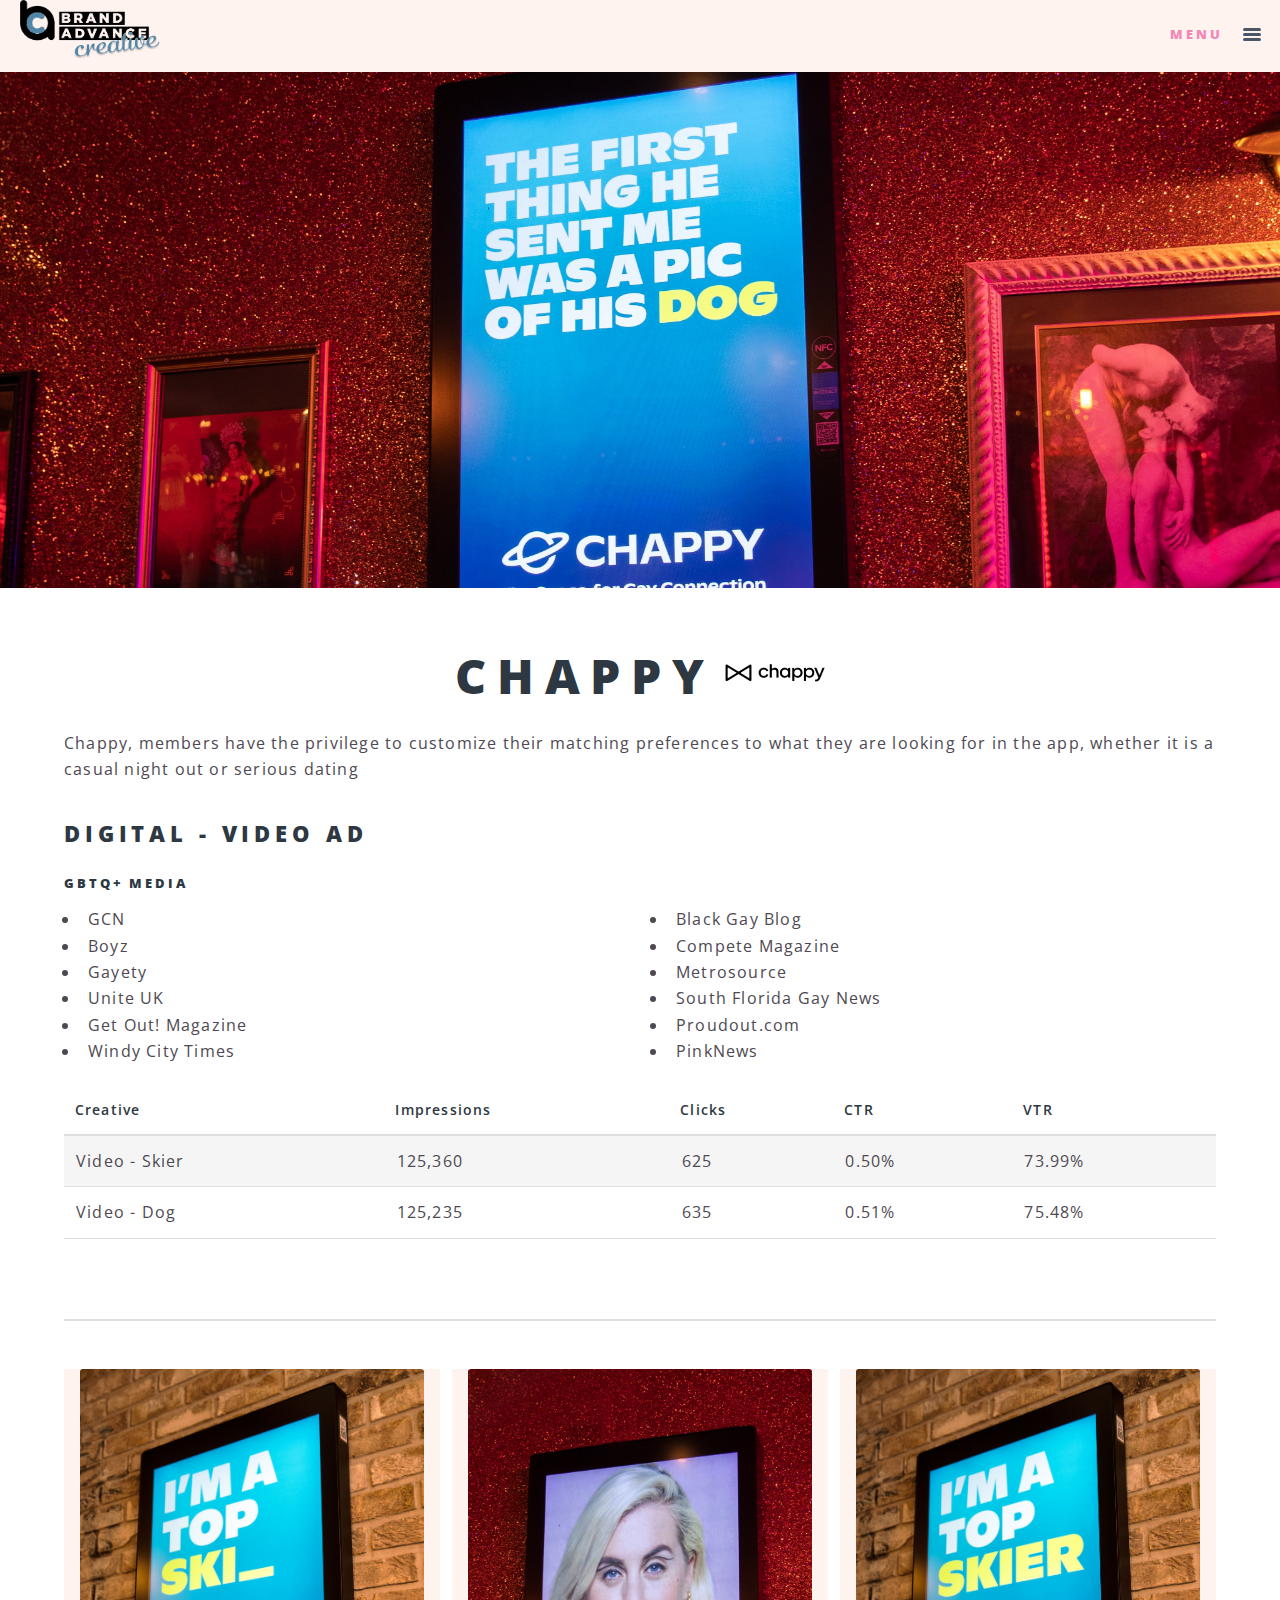
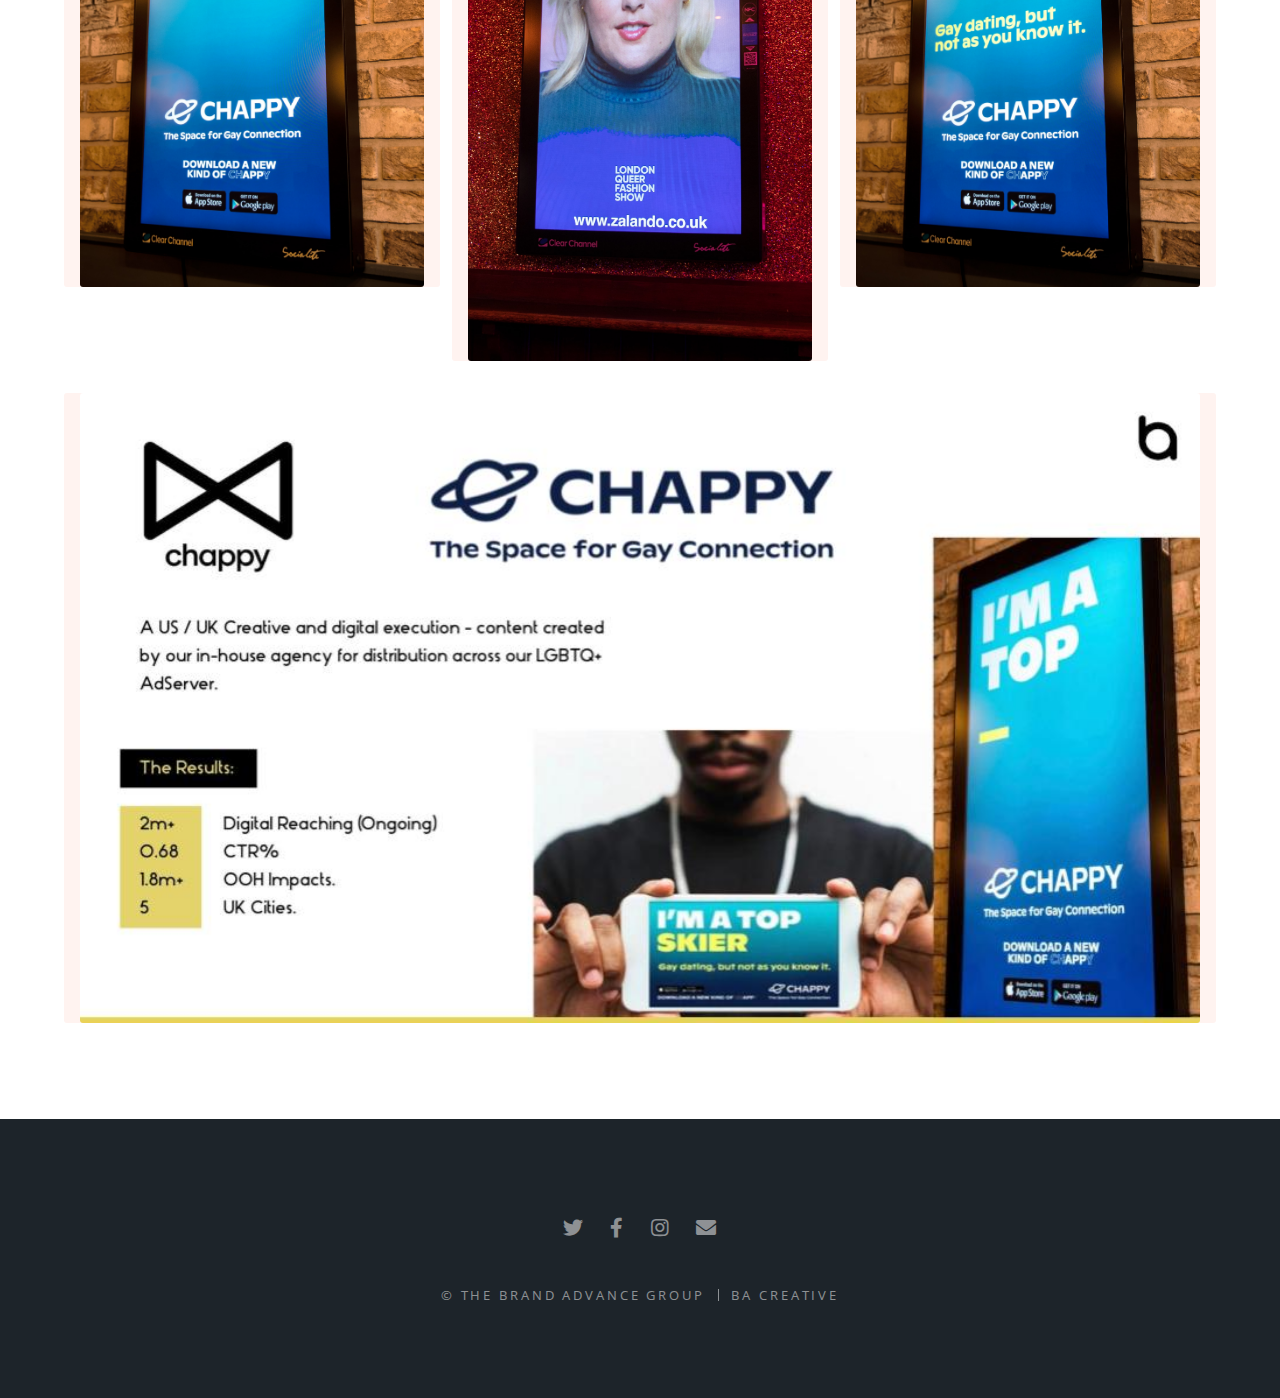
<file: chappy-case.html>
<!DOCTYPE HTML>
<html>
	<head>
		<title>GSK Client Page</title>
		<meta charset="utf-8" />
		<meta name="viewport" content="width=device-width, initial-scale=1, user-scalable=no" />
		<link rel="stylesheet" href="assets/css/main.css" />
		<noscript><link rel="stylesheet" href="assets/css/noscript.css" /></noscript>
	</head>
	<body class="is-preload">

		<!-- Page Wrapper -->
			<div id="page-wrapper">

				<!-- Header -->
					<header id="header">
						<h1><a href="index.html"><img src="images/ba-creative-logo-black.png" alt="ba-creative-logo" style = "width: 9em;"></a></h1>
						<nav id="nav">
							<ul>
								<li class="special">
									<a href="#menu" class="menuToggle"><span>Menu</span></a>
									<div id="menu">
										<ul>
											<li><a href="index.html">Home</a></li>
											<li><a href="ba-films.html">Ba Films</a></li>
											<li><a href="elements.html">Elements</a></li>
										</ul>
									</div>
								</li>
							</ul>
						</nav>
					</header>

				<!-- Main -->
					<article id="main">
						<header id="chappy-banner">
						</header>
						<section class="wrapper style5">
							<div class="inner">

								<div class="case-study-title">
									<h1 class="case-study-h1">Chappy</h1>
									<div class="case-study-logo"><img src="/images/chappy-logo.png" alt=""></div>
								</div>
								<p>Chappy, members have the privilege to customize their matching preferences to what they are looking for in the app, whether it is a casual night out or serious dating</p>
								<div>
									<h2>DIGITAL - VIDEO AD</h2>
								<h5>GBTQ+ Media</h5>
								<div class="row">
									<div class="col-6 col-12-medium">
										<ul>
											<li>GCN</li>
											<li>Boyz</li>
											<li>Gayety</li>
											<li>Unite UK</li>
											<li>Get Out! Magazine</li>
											<li>Windy City Times</li>
										</ul>
									</div>
									<div class="col-6 col-12-medium">
										<ul>
											<li>Black Gay Blog</li>
											<li>Compete Magazine</li>
											<li>Metrosource</li>
											<li>South Florida Gay News</li>
											<li>Proudout.com</li>
											<li>PinkNews</li>
										</ul>
									</div>
								</div>
								<div class="table-wrapper">
									<table>
										<thead>
											<tr>
												<th>Creative</th>
												<th>Impressions</th>
												<th>Clicks</th>
												<th>CTR</th>
												<th>VTR</th>
											</tr>
										</thead>
										<tbody>
											<tr>
												<td>Video - Skier</td>
												<td>125,360</td>
												<td>625</td>
												<td>0.50%</td>
												<td>73.99%</td>
											</tr>
											<tr>
												<td>Video - Dog</td>
												<td>125,235</td>
												<td>635</td>
												<td>0.51%</td>
												<td>75.48%</td>
											</tr>
										</tbody>
									</table>
								</div>
								</div>
								<hr />
								
								<section>
									<div class="box alt">
										<div class="row gtr-50 gtr-uniform">
											<div class="col-4"><span class="image fit"><img src="images/chappy-poster-1-min.jpg" alt="" /></span></div>
											<div class="col-4"><span class="image fit"><img src="images/chappy-poster-4-min.jpg" alt="" /></span></div>
											<div class="col-4"><span class="image fit"><img src="images/chappy-poster-3-min.jpg" alt="" /></span></div>
										</div>
									</div>
									<div class="box alt">
										<div class="row gtr-50 gtr-uniform">
											<div class="col-12"><span class="image fit"><img src="/images/chappy-case-study.jpg" alt=""></span></div>
										</div>
									</div>
						</section>
					</article>

				<!-- Footer -->
					<footer id="footer">
						<ul class="icons">
							<li><a href="https://twitter.com/ba_group_?lang=en" class="icon brands fa-twitter"><span class="label">Twitter</span></a></li>
							<li><a href="https://www.facebook.com/Brand.Advance.Group/" class="icon brands fa-facebook-f"><span class="label">Facebook</span></a></li>
							<li><a href="https://www.instagram.com/brand_advance/?hl=en" class="icon brands fa-instagram"><span class="label">Instagram</span></a></li>
							<li><a href="mailto:contact@bacreative.co.uk" class="icon solid fa-envelope"><span class="label">Email</span></a></li>
						</ul>
						<ul class="copyright">
							<li>&copy; The Brand Advance Group</li><li>ba creative</li>
						</ul>
					</footer>

			</div>

		<!-- Scripts -->
			<script src="assets/js/jquery.min.js"></script>
			<script src="assets/js/jquery.scrollex.min.js"></script>
			<script src="assets/js/jquery.scrolly.min.js"></script>
			<script src="assets/js/browser.min.js"></script>
			<script src="assets/js/breakpoints.min.js"></script>
			<script src="assets/js/util.js"></script>
			<script src="assets/js/main.js"></script>

	</body>
</html>
</file>
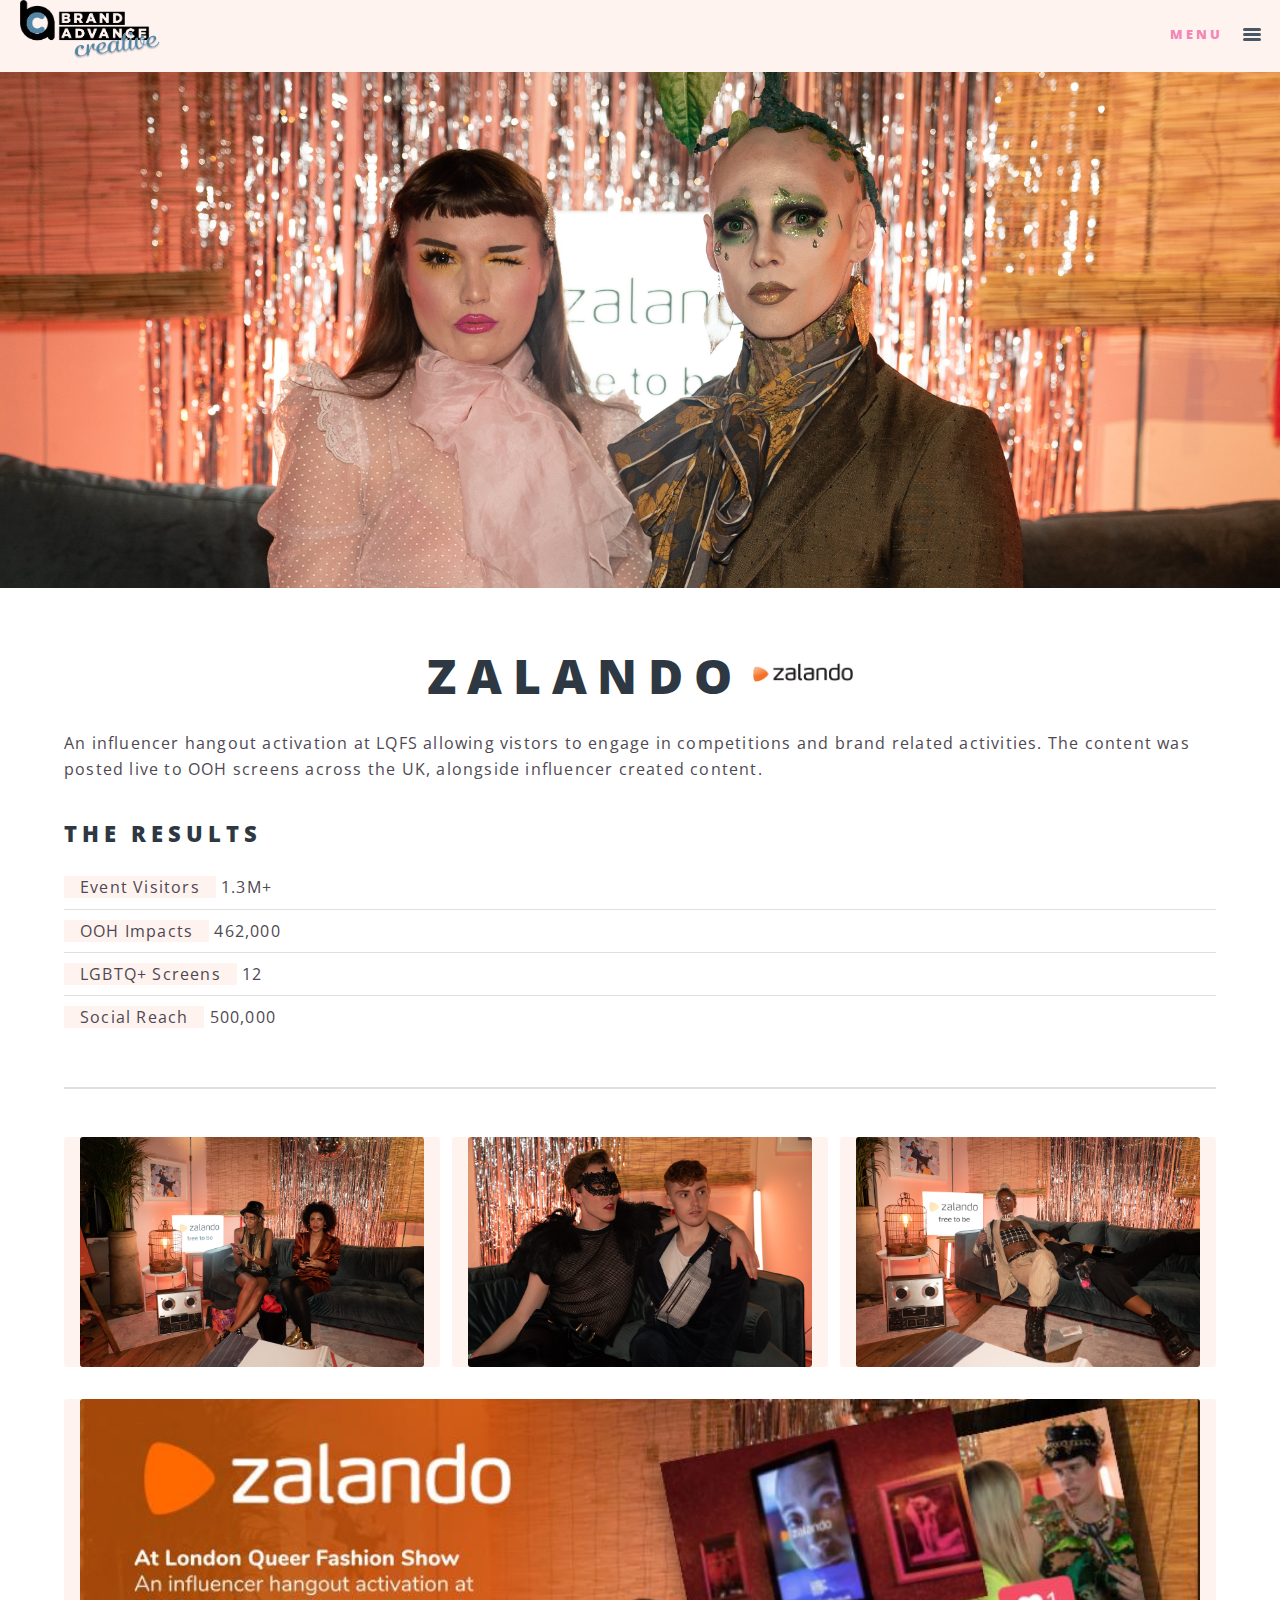
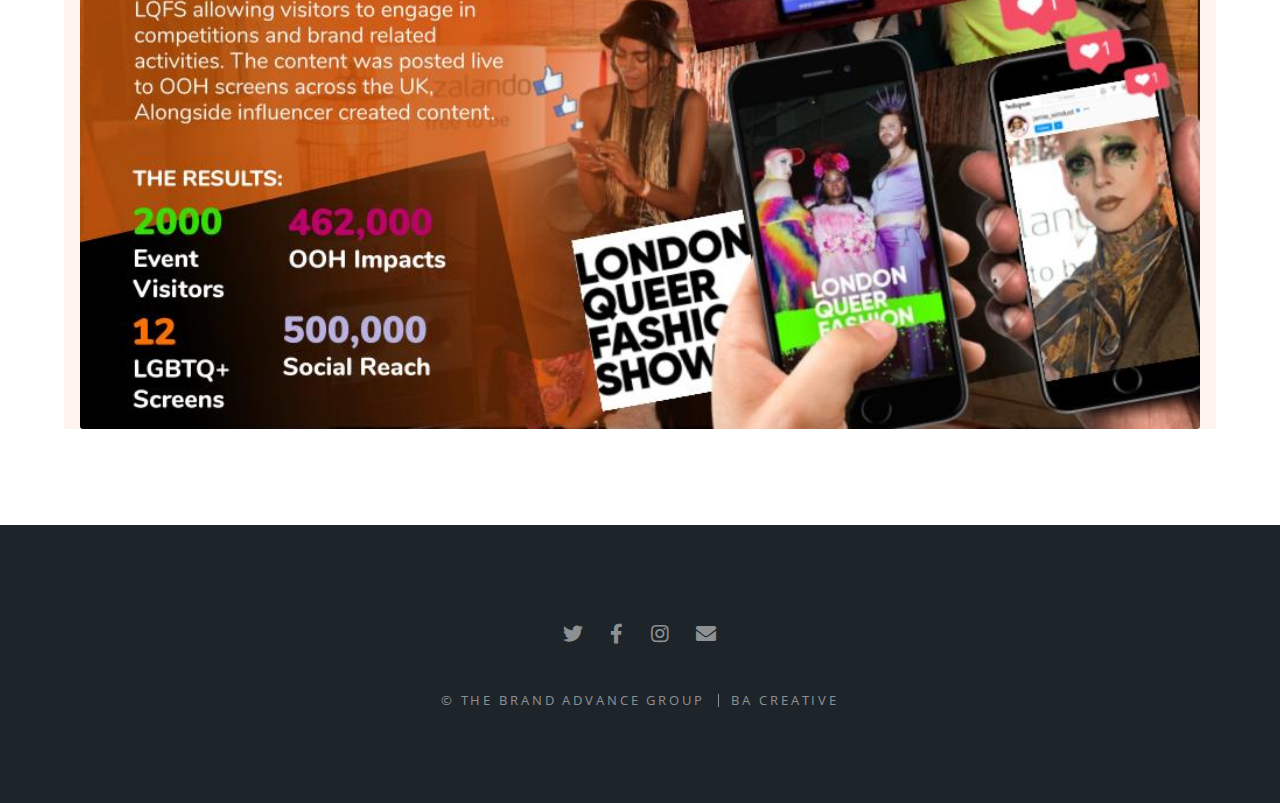
<file: zalando-case.html>
<!DOCTYPE HTML>
<html>
	<head>
		<title>Zalando Case Study</title>
		<meta charset="utf-8" />
		<meta name="viewport" content="width=device-width, initial-scale=1, user-scalable=no" />
		<link rel="stylesheet" href="assets/css/main.css" />
		<noscript><link rel="stylesheet" href="assets/css/noscript.css" /></noscript>
	</head>
	<body class="is-preload">

		<!-- Page Wrapper -->
			<div id="page-wrapper">

				<!-- Header -->
					<header id="header">
						<h1><a href="index.html"><img src="images/ba-creative-logo-black.png" alt="ba-creative-logo" style = "width: 9em;"></a></h1>
						<nav id="nav">
							<ul>
								<li class="special">
									<a href="#menu" class="menuToggle"><span>Menu</span></a>
									<div id="menu">
										<ul>
											<li><a href="index.html">Home</a></li>
											<li><a href="ba-films.html">Ba Films</a></li>
											<li><a href="elements.html">Elements</a></li>
										</ul>
									</div>
								</li>
							</ul>
						</nav>
					</header>

				<!-- Main -->
					<article id="main">
						<header id="zalando-banner">
						</header>
						<section class="wrapper style5">
							<div class="inner">

								<div class="case-study-title">
									<h1 class="case-study-h1">Zalando</h1>
									<div class="case-study-logo"><img src="/images/Zalando-logo.png" alt=""></div>
								</div>
								<p>An influencer hangout activation at LQFS allowing vistors to engage in competitions and brand related activities. The content was posted live to OOH screens across the UK, alongside influencer created content.</p>
								<h2>The Results</h2>
									<ul class="alt">
										<li><span>Event Visitors</span> 1.3M+</li>
										<li><span>OOH Impacts</span> 462,000</li>
										<li><span>LGBTQ+ Screens</span> 12</li>
										<li><span>Social Reach</span> 500,000</li>
									</ul>
								<hr />
								
								<section>
									<div class="box alt">
										<div class="row gtr-50 gtr-uniform">
											<div class="col-4"><span class="image fit"><img src="images/zalando-2-min.jpg" alt="" /></span></div>
											<div class="col-4"><span class="image fit"><img src="images/zalando-3-min.jpg" alt="" /></span></div>
											<div class="col-4"><span class="image fit"><img src="images/zalando-4-min.jpg" alt="" /></span></div>
										</div>
									</div>
									<div class="box alt">
										<div class="row gtr-50 gtr-uniform">
											<div class="col-12"><span class="image fit"><img src="/images/zalando-case-study.jpg" alt=""></span></div>
										</div>
									</div>
								</section>
							</div>
						</section>
					</article>

				<!-- Footer -->
					<footer id="footer">
						<ul class="icons">
							<li><a href="https://twitter.com/ba_group_?lang=en" class="icon brands fa-twitter"><span class="label">Twitter</span></a></li>
							<li><a href="https://www.facebook.com/Brand.Advance.Group/" class="icon brands fa-facebook-f"><span class="label">Facebook</span></a></li>
							<li><a href="https://www.instagram.com/brand_advance/?hl=en" class="icon brands fa-instagram"><span class="label">Instagram</span></a></li>
							<li><a href="mailto:contact@bacreative.co.uk" class="icon solid fa-envelope"><span class="label">Email</span></a></li>
						</ul>
						<ul class="copyright">
							<li>&copy; The Brand Advance Group</li><li>ba creative</li>
						</ul>
					</footer>

			</div>

		<!-- Scripts -->
			<script src="assets/js/jquery.min.js"></script>
			<script src="assets/js/jquery.scrollex.min.js"></script>
			<script src="assets/js/jquery.scrolly.min.js"></script>
			<script src="assets/js/browser.min.js"></script>
			<script src="assets/js/breakpoints.min.js"></script>
			<script src="assets/js/util.js"></script>
			<script src="assets/js/main.js"></script>

	</body>
</html>
</file>
<file: assets/css/noscript.css>
/*
	Spectral by HTML5 UP
	html5up.net | @ajlkn
	Free for personal and commercial use under the CCA 3.0 license (html5up.net/license)
*/

/* Banner */

	body.is-preload #banner h2 {
		-moz-transform: none;
		-webkit-transform: none;
		-ms-transform: none;
		transform: none;
		opacity: 1;
	}

		body.is-preload #banner h2:before, body.is-preload #banner h2:after {
			width: 100%;
		}

	body.is-preload #banner .more {
		-moz-transform: none;
		-webkit-transform: none;
		-ms-transform: none;
		transform: none;
		opacity: 1;
	}

	body.is-preload #banner:after {
		opacity: 0;
	}
</file>
<file: assets/css/main.css>
@import url(fontawesome-all.min.css);
@import url("https://fonts.googleapis.com/css?family=Open+Sans:400,400italic,600,600italic,800,800italic");


html, body, div, span, applet, object,
iframe, h1, h2, h3, h4, h5, h6, p, blockquote,
pre, a, abbr, acronym, address, big, cite,
code, del, dfn, em, img, ins, kbd, q, s, samp,
small, strike, strong, sub, sup, tt, var, b,
u, i, center, dl, dt, dd, ol, ul, li, fieldset,
form, label, legend, table, caption, tbody,
tfoot, thead, tr, th, td, article, aside,
canvas, details, embed, figure, figcaption,
footer, header, hgroup, menu, nav, output, ruby,
section, summary, time, mark, audio, video {
	margin: 0;
	padding: 0;
	border: 0;
	font-size: 100%;
	font: inherit;
	vertical-align: baseline;
	scroll-behavior: smooth;
	
}

article, aside, details, figcaption, figure,
footer, header, hgroup, menu, nav, section {
	display: block;}

body {
	line-height: 1;
}

ol, ul {
	list-style: none;
}

blockquote, q {
	quotes: none;
}

	blockquote:before, blockquote:after, q:before, q:after {
		content: '';
		content: none;
	}

table {
	border-collapse: collapse;
	border-spacing: 0;
}

body {
	-webkit-text-size-adjust: none;
}

mark {
	background-color: transparent;
	color: inherit;
}

input::-moz-focus-inner {
	border: 0;
	padding: 0;
}

input, select, textarea {
	-moz-appearance: none;
	-webkit-appearance: none;
	-ms-appearance: none;
	appearance: none;
}

/* Basic */

	@-ms-viewport {
		width: device-width;
	}

	html {
		box-sizing: border-box;
	}

	*, *:before, *:after {
		box-sizing: inherit;
	}

	body {
		background: #2e3842;
	}

		body.is-preload *, body.is-preload *:before, body.is-preload *:after {
			-moz-animation: none !important;
			-webkit-animation: none !important;
			-ms-animation: none !important;
			animation: none !important;
			-moz-transition: none !important;
			-webkit-transition: none !important;
			-ms-transition: none !important;
			transition: none !important;
		}

	body, input, select, textarea {
		color: #fff;
		font-family: "Open Sans", Helvetica, sans-serif;
		font-size: 15pt;
		font-weight: 400;
		letter-spacing: 0.075em;
		line-height: 1.65em;
	}

		@media screen and (max-width: 1680px) {

			body, input, select, textarea {
				font-size: 13pt;
			}

		}

		@media screen and (max-width: 1280px) {

			body, input, select, textarea {
				font-size: 12pt;
			}

		}

		@media screen and (max-width: 736px) {

			body, input, select, textarea {
				font-size: 11pt;
				letter-spacing: 0.0375em;
			}

		}

	a {
		-moz-transition: color 0.2s ease, border-bottom-color 0.2s ease;
		-webkit-transition: color 0.2s ease, border-bottom-color 0.2s ease;
		-ms-transition: color 0.2s ease, border-bottom-color 0.2s ease;
		transition: color 0.2s ease, border-bottom-color 0.2s ease;
		border-bottom: dotted 1px;
		color: inherit;
		text-decoration: none;
	}

		a:hover {
			border-bottom-color: transparent;
		}

	strong, b {
		color: #fff;
		font-weight: 600;
	}

	em, i {
		font-style: italic;
	}

	p {
		margin: 0 0 2em 0;
	}

	h1, h2, h3, h4, h5, h6 {
		color: #fff;
		font-weight: 800;
		letter-spacing: 0.225em;
		line-height: 1em;
		margin: 0 0 1em 0;
		text-transform: uppercase;
	}

		h1 a, h2 a, h3 a, h4 a, h5 a, h6 a {
			color: inherit;
			text-decoration: none;
		}

	h2 {
		font-size: 1.35em;
		line-height: 1.75em;
	}

		@media screen and (max-width: 736px) {

			h2 {
				font-size: 1.1em;
				line-height: 1.65em;
			}

		}

	h3 {
		font-size: 1.15em;
		line-height: 1.75em;
	}

		@media screen and (max-width: 736px) {

			h3 {
				font-size: 1em;
				line-height: 1.65em;
			}

		}

	h4 {
		font-size: 1em;
		line-height: 1.5em;
	}

	@media screen and (max-width: 396px){

		h4{
			font-size: 0.85em;
		}
		
	}
	/*Galaxy Fold*/
	@media screen and (max-width: 320px){

		h4{
			font-size: 0.65em;
		}
		
	}

	h5 {
		font-size: 0.8em;
		line-height: 1.5em;
	}

	h6 {
		font-size: 0.7em;
		line-height: 1.5em;
	}

	sub {
		font-size: 0.8em;
		position: relative;
		top: 0.5em;
	}

	sup {
		font-size: 0.8em;
		position: relative;
		top: -0.5em;
	}

	hr {
		border: 0;
		border-bottom: solid 2px #fff;
		margin: 3em 0;
	}

		hr.major {
			margin: 4.5em 0;
		}

	blockquote {
		border-left: solid 4px #fff;
		font-style: italic;
		margin: 0 0 2em 0;
		padding: 0.5em 0 0.5em 2em;
	}

	code {
		background: rgba(144, 144, 144, 0.25);
		border-radius: 3px;
		font-family: "Courier New", monospace;
		font-size: 0.9em;
		letter-spacing: 0;
		margin: 0 0.25em;
		padding: 0.25em 0.65em;
	}

	pre {
		-webkit-overflow-scrolling: touch;
		font-family: "Courier New", monospace;
		font-size: 0.9em;
		margin: 0 0 2em 0;
	}

		pre code {
			display: block;
			line-height: 1.75em;
			padding: 1em 1.5em;
			overflow-x: auto;
		}

	.align-left {
		text-align: left;
	}

	.align-center {
		text-align: center;
	}

	.align-right {
		text-align: right;
	}

/* Row */

	.row {
		display: flex;
		flex-wrap: wrap;
		box-sizing: border-box;
		align-items: stretch;
	}

		.row > * {
			box-sizing: border-box;
		}

		.row.gtr-uniform > * > :last-child {
			margin-bottom: 0;
		}

		.row.aln-left {
			justify-content: flex-start;
		}

		.row.aln-center {
			justify-content: center;
		}

		.row.aln-right {
			justify-content: flex-end;
		}

		.row.aln-top {
			align-items: flex-start;
		}

		.row.aln-middle {
			align-items: center;
		}

		.row.aln-bottom {
			align-items: flex-end;
		}

		.row > .imp {
			order: -1;
		}

		.row > .col-1 {
			width: 8.33333%;
		}

		.row > .off-1 {
			margin-left: 8.33333%;
		}

		.row > .col-2 {
			width: 16.66667%;
		}

		.row > .off-2 {
			margin-left: 16.66667%;
		}

		.row > .col-3 {
			width: 25%;
		}

		.row > .off-3 {
			margin-left: 25%;
		}

		.row > .col-4 {
			width: 33.33333%;
		}

		.row > .off-4 {
			margin-left: 33.33333%;
		}

		.row > .col-5 {
			width: 41.66667%;
		}

		.row > .off-5 {
			margin-left: 41.66667%;
		}

		.row > .col-6 {
			width: 50%;
		}

		.row > .off-6 {
			margin-left: 50%;
		}

		.row > .col-7 {
			width: 58.33333%;
		}

		.row > .off-7 {
			margin-left: 58.33333%;
		}

		.row > .col-8 {
			width: 66.66667%;
		}

		.row > .off-8 {
			margin-left: 66.66667%;
		}

		.row > .col-9 {
			width: 75%;
		}

		.row > .off-9 {
			margin-left: 75%;
		}

		.row > .col-10 {
			width: 83.33333%;
		}

		.row > .off-10 {
			margin-left: 83.33333%;
		}

		.row > .col-11 {
			width: 91.66667%;
		}

		.row > .off-11 {
			margin-left: 91.66667%;
		}

		.row > .col-12 {
			width: 100%;
		}

		.row > .off-12 {
			margin-left: 100%;
		}

		.row.gtr-0 {
			margin-top: 0;
			margin-left: 0em;
		}

			.row.gtr-0 > * {
				padding: 0 0 0 0em;
			}

			.row.gtr-0.gtr-uniform {
				margin-top: 0em;
			}

				.row.gtr-0.gtr-uniform > * {
					padding-top: 0em;
				}

		.row.gtr-25 {
			margin-top: 0;
			margin-left: -0.375em;
		}

			.row.gtr-25 > * {
				padding: 0 0 0 0.375em;
			}

			.row.gtr-25.gtr-uniform {
				margin-top: -0.375em;
			}

				.row.gtr-25.gtr-uniform > * {
					padding-top: 0.375em;
				}

		.row.gtr-50 {
			margin-top: 0;
			margin-left: -0.75em;
		}

			.row.gtr-50 > * {
				padding: 0 0 0 0.75em;
			}

			.row.gtr-50.gtr-uniform {
				margin-top: -0.75em;
			}

				.row.gtr-50.gtr-uniform > * {
					padding-top: 0.75em;
				}

		.row {
			margin-top: 0;
			margin-left: -1.5em;
		}

			.row > * {
				padding: 0 0 0 1.5em;
			}

			.row.gtr-uniform {
				margin-top: -1.5em;
			}

				.row.gtr-uniform > * {
					padding-top: 1.5em;
				}

		.row.gtr-150 {
			margin-top: 0;
			margin-left: -2.25em;
		}

			.row.gtr-150 > * {
				padding: 0 0 0 2.25em;
			}

			.row.gtr-150.gtr-uniform {
				margin-top: -2.25em;
			}

				.row.gtr-150.gtr-uniform > * {
					padding-top: 2.25em;
				}

		.row.gtr-200 {
			margin-top: 0;
			margin-left: -3em;
		}

			.row.gtr-200 > * {
				padding: 0 0 0 3em;
			}

			.row.gtr-200.gtr-uniform {
				margin-top: -3em;
			}

				.row.gtr-200.gtr-uniform > * {
					padding-top: 3em;
				}

		@media screen and (max-width: 1680px) {

			.row {
				display: flex;
				flex-wrap: wrap;
				box-sizing: border-box;
				align-items: stretch;
			}

				.row > * {
					box-sizing: border-box;
				}

				.row.gtr-uniform > * > :last-child {
					margin-bottom: 0;
				}

				.row.aln-left {
					justify-content: flex-start;
				}

				.row.aln-center {
					justify-content: center;
				}

				.row.aln-right {
					justify-content: flex-end;
				}

				.row.aln-top {
					align-items: flex-start;
				}

				.row.aln-middle {
					align-items: center;
				}

				.row.aln-bottom {
					align-items: flex-end;
				}

				.row > .imp-xlarge {
					order: -1;
				}

				.row > .col-1-xlarge {
					width: 8.33333%;
				}

				.row > .off-1-xlarge {
					margin-left: 8.33333%;
				}

				.row > .col-2-xlarge {
					width: 16.66667%;
				}

				.row > .off-2-xlarge {
					margin-left: 16.66667%;
				}

				.row > .col-3-xlarge {
					width: 25%;
				}

				.row > .off-3-xlarge {
					margin-left: 25%;
				}

				.row > .col-4-xlarge {
					width: 33.33333%;
				}

				.row > .off-4-xlarge {
					margin-left: 33.33333%;
				}

				.row > .col-5-xlarge {
					width: 41.66667%;
				}

				.row > .off-5-xlarge {
					margin-left: 41.66667%;
				}

				.row > .col-6-xlarge {
					width: 50%;
				}

				.row > .off-6-xlarge {
					margin-left: 50%;
				}

				.row > .col-7-xlarge {
					width: 58.33333%;
				}

				.row > .off-7-xlarge {
					margin-left: 58.33333%;
				}

				.row > .col-8-xlarge {
					width: 66.66667%;
				}

				.row > .off-8-xlarge {
					margin-left: 66.66667%;
				}

				.row > .col-9-xlarge {
					width: 75%;
				}

				.row > .off-9-xlarge {
					margin-left: 75%;
				}

				.row > .col-10-xlarge {
					width: 83.33333%;
				}

				.row > .off-10-xlarge {
					margin-left: 83.33333%;
				}

				.row > .col-11-xlarge {
					width: 91.66667%;
				}

				.row > .off-11-xlarge {
					margin-left: 91.66667%;
				}

				.row > .col-12-xlarge {
					width: 100%;
				}

				.row > .off-12-xlarge {
					margin-left: 100%;
				}

				.row.gtr-0 {
					margin-top: 0;
					margin-left: 0em;
				}

					.row.gtr-0 > * {
						padding: 0 0 0 0em;
					}

					.row.gtr-0.gtr-uniform {
						margin-top: 0em;
					}

						.row.gtr-0.gtr-uniform > * {
							padding-top: 0em;
						}

				.row.gtr-25 {
					margin-top: 0;
					margin-left: -0.375em;
				}

					.row.gtr-25 > * {
						padding: 0 0 0 0.375em;
					}

					.row.gtr-25.gtr-uniform {
						margin-top: -0.375em;
					}

						.row.gtr-25.gtr-uniform > * {
							padding-top: 0.375em;
						}

				.row.gtr-50 {
					margin-top: 0;
					margin-left: -0.75em;
				}

					.row.gtr-50 > * {
						padding: 0 0 0 0.75em;
					}

					.row.gtr-50.gtr-uniform {
						margin-top: -0.75em;
					}

						.row.gtr-50.gtr-uniform > * {
							padding-top: 0.75em;
						}

				.row {
					margin-top: 0;
					margin-left: -1.5em;
				}

					.row > * {
						padding: 0 0 0 1.5em;
					}

					.row.gtr-uniform {
						margin-top: -1.5em;
					}

						.row.gtr-uniform > * {
							padding-top: 1.5em;
						}

				.row.gtr-150 {
					margin-top: 0;
					margin-left: -2.25em;
				}

					.row.gtr-150 > * {
						padding: 0 0 0 2.25em;
					}

					.row.gtr-150.gtr-uniform {
						margin-top: -2.25em;
					}

						.row.gtr-150.gtr-uniform > * {
							padding-top: 2.25em;
						}

				.row.gtr-200 {
					margin-top: 0;
					margin-left: -3em;
				}

					.row.gtr-200 > * {
						padding: 0 0 0 3em;
					}

					.row.gtr-200.gtr-uniform {
						margin-top: -3em;
					}

						.row.gtr-200.gtr-uniform > * {
							padding-top: 3em;
						}

		}

		@media screen and (max-width: 1280px) {

			.row {
				display: flex;
				flex-wrap: wrap;
				box-sizing: border-box;
				align-items: stretch;
			}

				.row > * {
					box-sizing: border-box;
				}

				.row.gtr-uniform > * > :last-child {
					margin-bottom: 0;
				}

				.row.aln-left {
					justify-content: flex-start;
				}

				.row.aln-center {
					justify-content: center;
				}

				.row.aln-right {
					justify-content: flex-end;
				}

				.row.aln-top {
					align-items: flex-start;
				}

				.row.aln-middle {
					align-items: center;
				}

				.row.aln-bottom {
					align-items: flex-end;
				}

				.row > .imp-large {
					order: -1;
				}

				.row > .col-1-large {
					width: 8.33333%;
				}

				.row > .off-1-large {
					margin-left: 8.33333%;
				}

				.row > .col-2-large {
					width: 16.66667%;
				}

				.row > .off-2-large {
					margin-left: 16.66667%;
				}

				.row > .col-3-large {
					width: 25%;
				}

				.row > .off-3-large {
					margin-left: 25%;
				}

				.row > .col-4-large {
					width: 33.33333%;
				}

				.row > .off-4-large {
					margin-left: 33.33333%;
				}

				.row > .col-5-large {
					width: 41.66667%;
				}

				.row > .off-5-large {
					margin-left: 41.66667%;
				}

				.row > .col-6-large {
					width: 50%;
				}

				.row > .off-6-large {
					margin-left: 50%;
				}

				.row > .col-7-large {
					width: 58.33333%;
				}

				.row > .off-7-large {
					margin-left: 58.33333%;
				}

				.row > .col-8-large {
					width: 66.66667%;
				}

				.row > .off-8-large {
					margin-left: 66.66667%;
				}

				.row > .col-9-large {
					width: 75%;
				}

				.row > .off-9-large {
					margin-left: 75%;
				}

				.row > .col-10-large {
					width: 83.33333%;
				}

				.row > .off-10-large {
					margin-left: 83.33333%;
				}

				.row > .col-11-large {
					width: 91.66667%;
				}

				.row > .off-11-large {
					margin-left: 91.66667%;
				}

				.row > .col-12-large {
					width: 100%;
				}

				.row > .off-12-large {
					margin-left: 100%;
				}

				.row.gtr-0 {
					margin-top: 0;
					margin-left: 0em;
				}

					.row.gtr-0 > * {
						padding: 0 0 0 0em;
					}

					.row.gtr-0.gtr-uniform {
						margin-top: 0em;
					}

						.row.gtr-0.gtr-uniform > * {
							padding-top: 0em;
						}

				.row.gtr-25 {
					margin-top: 0;
					margin-left: -0.375em;
				}

					.row.gtr-25 > * {
						padding: 0 0 0 0.375em;
					}

					.row.gtr-25.gtr-uniform {
						margin-top: -0.375em;
					}

						.row.gtr-25.gtr-uniform > * {
							padding-top: 0.375em;
						}

				.row.gtr-50 {
					margin-top: 0;
					margin-left: -0.75em;
				}

					.row.gtr-50 > * {
						padding: 0 0 0 0.75em;
					}

					.row.gtr-50.gtr-uniform {
						margin-top: -0.75em;
					}

						.row.gtr-50.gtr-uniform > * {
							padding-top: 0.75em;
						}

				.row {
					margin-top: 0;
					margin-left: -1.5em;
				}

					.row > * {
						padding: 0 0 0 1.5em;
					}

					.row.gtr-uniform {
						margin-top: -1.5em;
					}

						.row.gtr-uniform > * {
							padding-top: 1.5em;
						}

				.row.gtr-150 {
					margin-top: 0;
					margin-left: -2.25em;
				}

					.row.gtr-150 > * {
						padding: 0 0 0 2.25em;
					}

					.row.gtr-150.gtr-uniform {
						margin-top: -2.25em;
					}

						.row.gtr-150.gtr-uniform > * {
							padding-top: 2.25em;
						}

				.row.gtr-200 {
					margin-top: 0;
					margin-left: -3em;
				}

					.row.gtr-200 > * {
						padding: 0 0 0 3em;
					}

					.row.gtr-200.gtr-uniform {
						margin-top: -3em;
					}

						.row.gtr-200.gtr-uniform > * {
							padding-top: 3em;
						}

		}

		@media screen and (max-width: 980px) {

			.row {
				display: flex;
				flex-wrap: wrap;
				box-sizing: border-box;
				align-items: stretch;
			}

				.row > * {
					box-sizing: border-box;
				}

				.row.gtr-uniform > * > :last-child {
					margin-bottom: 0;
				}

				.row.aln-left {
					justify-content: flex-start;
				}

				.row.aln-center {
					justify-content: center;
				}

				.row.aln-right {
					justify-content: flex-end;
				}

				.row.aln-top {
					align-items: flex-start;
				}

				.row.aln-middle {
					align-items: center;
				}

				.row.aln-bottom {
					align-items: flex-end;
				}

				.row > .imp-medium {
					order: -1;
				}

				.row > .col-1-medium {
					width: 8.33333%;
				}

				.row > .off-1-medium {
					margin-left: 8.33333%;
				}

				.row > .col-2-medium {
					width: 16.66667%;
				}

				.row > .off-2-medium {
					margin-left: 16.66667%;
				}

				.row > .col-3-medium {
					width: 25%;
				}

				.row > .off-3-medium {
					margin-left: 25%;
				}

				.row > .col-4-medium {
					width: 33.33333%;
				}

				.row > .off-4-medium {
					margin-left: 33.33333%;
				}

				.row > .col-5-medium {
					width: 41.66667%;
				}

				.row > .off-5-medium {
					margin-left: 41.66667%;
				}

				.row > .col-6-medium {
					width: 50%;
				}

				.row > .off-6-medium {
					margin-left: 50%;
				}

				.row > .col-7-medium {
					width: 58.33333%;
				}

				.row > .off-7-medium {
					margin-left: 58.33333%;
				}

				.row > .col-8-medium {
					width: 66.66667%;
				}

				.row > .off-8-medium {
					margin-left: 66.66667%;
				}

				.row > .col-9-medium {
					width: 75%;
				}

				.row > .off-9-medium {
					margin-left: 75%;
				}

				.row > .col-10-medium {
					width: 83.33333%;
				}

				.row > .off-10-medium {
					margin-left: 83.33333%;
				}

				.row > .col-11-medium {
					width: 91.66667%;
				}

				.row > .off-11-medium {
					margin-left: 91.66667%;
				}

				.row > .col-12-medium {
					width: 100%;
				}

				.row > .off-12-medium {
					margin-left: 100%;
				}

				.row.gtr-0 {
					margin-top: 0;
					margin-left: 0em;
				}

					.row.gtr-0 > * {
						padding: 0 0 0 0em;
					}

					.row.gtr-0.gtr-uniform {
						margin-top: 0em;
					}

						.row.gtr-0.gtr-uniform > * {
							padding-top: 0em;
						}

				.row.gtr-25 {
					margin-top: 0;
					margin-left: -0.375em;
				}

					.row.gtr-25 > * {
						padding: 0 0 0 0.375em;
					}

					.row.gtr-25.gtr-uniform {
						margin-top: -0.375em;
					}

						.row.gtr-25.gtr-uniform > * {
							padding-top: 0.375em;
						}

				.row.gtr-50 {
					margin-top: 0;
					margin-left: -0.75em;
				}

					.row.gtr-50 > * {
						padding: 0 0 0 0.75em;
					}

					.row.gtr-50.gtr-uniform {
						margin-top: -0.75em;
					}

						.row.gtr-50.gtr-uniform > * {
							padding-top: 0.75em;
						}

				.row {
					margin-top: 0;
					margin-left: -1.5em;
				}

					.row > * {
						padding: 0 0 0 1.5em;
					}

					.row.gtr-uniform {
						margin-top: -1.5em;
					}

						.row.gtr-uniform > * {
							padding-top: 1.5em;
						}

				.row.gtr-150 {
					margin-top: 0;
					margin-left: -2.25em;
				}

					.row.gtr-150 > * {
						padding: 0 0 0 2.25em;
					}

					.row.gtr-150.gtr-uniform {
						margin-top: -2.25em;
					}

						.row.gtr-150.gtr-uniform > * {
							padding-top: 2.25em;
						}

				.row.gtr-200 {
					margin-top: 0;
					margin-left: -3em;
				}

					.row.gtr-200 > * {
						padding: 0 0 0 3em;
					}

					.row.gtr-200.gtr-uniform {
						margin-top: -3em;
					}

						.row.gtr-200.gtr-uniform > * {
							padding-top: 3em;
						}

		}

		@media screen and (max-width: 736px) {

			.row {
				display: flex;
				flex-wrap: wrap;
				box-sizing: border-box;
				align-items: stretch;
			}

				.row > * {
					box-sizing: border-box;
				}

				.row.gtr-uniform > * > :last-child {
					margin-bottom: 0;
				}

				.row.aln-left {
					justify-content: flex-start;
				}

				.row.aln-center {
					justify-content: center;
				}

				.row.aln-right {
					justify-content: flex-end;
				}

				.row.aln-top {
					align-items: flex-start;
				}

				.row.aln-middle {
					align-items: center;
				}

				.row.aln-bottom {
					align-items: flex-end;
				}

				.row > .imp-small {
					order: -1;
				}

				.row > .col-1-small {
					width: 8.33333%;
				}

				.row > .off-1-small {
					margin-left: 8.33333%;
				}

				.row > .col-2-small {
					width: 16.66667%;
				}

				.row > .off-2-small {
					margin-left: 16.66667%;
				}

				.row > .col-3-small {
					width: 25%;
				}

				.row > .off-3-small {
					margin-left: 25%;
				}

				.row > .col-4-small {
					width: 33.33333%;
				}

				.row > .off-4-small {
					margin-left: 33.33333%;
				}

				.row > .col-5-small {
					width: 41.66667%;
				}

				.row > .off-5-small {
					margin-left: 41.66667%;
				}

				.row > .col-6-small {
					width: 50%;
				}

				.row > .off-6-small {
					margin-left: 50%;
				}

				.row > .col-7-small {
					width: 58.33333%;
				}

				.row > .off-7-small {
					margin-left: 58.33333%;
				}

				.row > .col-8-small {
					width: 66.66667%;
				}

				.row > .off-8-small {
					margin-left: 66.66667%;
				}

				.row > .col-9-small {
					width: 75%;
				}

				.row > .off-9-small {
					margin-left: 75%;
				}

				.row > .col-10-small {
					width: 83.33333%;
				}

				.row > .off-10-small {
					margin-left: 83.33333%;
				}

				.row > .col-11-small {
					width: 91.66667%;
				}

				.row > .off-11-small {
					margin-left: 91.66667%;
				}

				.row > .col-12-small {
					width: 100%;
				}

				.row > .off-12-small {
					margin-left: 100%;
				}

				.row.gtr-0 {
					margin-top: 0;
					margin-left: 0em;
				}

					.row.gtr-0 > * {
						padding: 0 0 0 0em;
					}

					.row.gtr-0.gtr-uniform {
						margin-top: 0em;
					}

						.row.gtr-0.gtr-uniform > * {
							padding-top: 0em;
						}

				.row.gtr-25 {
					margin-top: 0;
					margin-left: -0.375em;
				}

					.row.gtr-25 > * {
						padding: 0 0 0 0.375em;
					}

					.row.gtr-25.gtr-uniform {
						margin-top: -0.375em;
					}

						.row.gtr-25.gtr-uniform > * {
							padding-top: 0.375em;
						}

				.row.gtr-50 {
					margin-top: 0;
					margin-left: -0.75em;
				}

					.row.gtr-50 > * {
						padding: 0 0 0 0.75em;
					}

					.row.gtr-50.gtr-uniform {
						margin-top: -0.75em;
					}

						.row.gtr-50.gtr-uniform > * {
							padding-top: 0.75em;
						}

				.row {
					margin-top: 0;
					margin-left: -1.5em;
				}

					.row > * {
						padding: 0 0 0 1.5em;
					}

					.row.gtr-uniform {
						margin-top: -1.5em;
					}

						.row.gtr-uniform > * {
							padding-top: 1.5em;
						}

				.row.gtr-150 {
					margin-top: 0;
					margin-left: -2.25em;
				}

					.row.gtr-150 > * {
						padding: 0 0 0 2.25em;
					}

					.row.gtr-150.gtr-uniform {
						margin-top: -2.25em;
					}

						.row.gtr-150.gtr-uniform > * {
							padding-top: 2.25em;
						}

				.row.gtr-200 {
					margin-top: 0;
					margin-left: -3em;
				}

					.row.gtr-200 > * {
						padding: 0 0 0 3em;
					}

					.row.gtr-200.gtr-uniform {
						margin-top: -3em;
					}

						.row.gtr-200.gtr-uniform > * {
							padding-top: 3em;
						}

		}

		@media screen and (max-width: 480px) {

			.row {
				display: flex;
				flex-wrap: wrap;
				box-sizing: border-box;
				align-items: stretch;
			}

				.row > * {
					box-sizing: border-box;
				}

				.row.gtr-uniform > * > :last-child {
					margin-bottom: 0;
				}

				.row.aln-left {
					justify-content: flex-start;
				}

				.row.aln-center {
					justify-content: center;
				}

				.row.aln-right {
					justify-content: flex-end;
				}

				.row.aln-top {
					align-items: flex-start;
				}

				.row.aln-middle {
					align-items: center;
				}

				.row.aln-bottom {
					align-items: flex-end;
				}

				.row > .imp-xsmall {
					order: -1;
				}

				.row > .col-1-xsmall {
					width: 8.33333%;
				}

				.row > .off-1-xsmall {
					margin-left: 8.33333%;
				}

				.row > .col-2-xsmall {
					width: 16.66667%;
				}

				.row > .off-2-xsmall {
					margin-left: 16.66667%;
				}

				.row > .col-3-xsmall {
					width: 25%;
				}

				.row > .off-3-xsmall {
					margin-left: 25%;
				}

				.row > .col-4-xsmall {
					width: 33.33333%;
				}

				.row > .off-4-xsmall {
					margin-left: 33.33333%;
				}

				.row > .col-5-xsmall {
					width: 41.66667%;
				}

				.row > .off-5-xsmall {
					margin-left: 41.66667%;
				}

				.row > .col-6-xsmall {
					width: 50%;
				}

				.row > .off-6-xsmall {
					margin-left: 50%;
				}

				.row > .col-7-xsmall {
					width: 58.33333%;
				}

				.row > .off-7-xsmall {
					margin-left: 58.33333%;
				}

				.row > .col-8-xsmall {
					width: 66.66667%;
				}

				.row > .off-8-xsmall {
					margin-left: 66.66667%;
				}

				.row > .col-9-xsmall {
					width: 75%;
				}

				.row > .off-9-xsmall {
					margin-left: 75%;
				}

				.row > .col-10-xsmall {
					width: 83.33333%;
				}

				.row > .off-10-xsmall {
					margin-left: 83.33333%;
				}

				.row > .col-11-xsmall {
					width: 91.66667%;
				}

				.row > .off-11-xsmall {
					margin-left: 91.66667%;
				}

				.row > .col-12-xsmall {
					width: 100%;
				}

				.row > .off-12-xsmall {
					margin-left: 100%;
				}

				.row.gtr-0 {
					margin-top: 0;
					margin-left: 0em;
				}

					.row.gtr-0 > * {
						padding: 0 0 0 0em;
					}

					.row.gtr-0.gtr-uniform {
						margin-top: 0em;
					}

						.row.gtr-0.gtr-uniform > * {
							padding-top: 0em;
						}

				.row.gtr-25 {
					margin-top: 0;
					margin-left: -0.375em;
				}

					.row.gtr-25 > * {
						padding: 0 0 0 0.375em;
					}

					.row.gtr-25.gtr-uniform {
						margin-top: -0.375em;
					}

						.row.gtr-25.gtr-uniform > * {
							padding-top: 0.375em;
						}

				.row.gtr-50 {
					margin-top: 0;
					margin-left: -0.75em;
				}

					.row.gtr-50 > * {
						padding: 0 0 0 0.75em;
					}

					.row.gtr-50.gtr-uniform {
						margin-top: -0.75em;
					}

						.row.gtr-50.gtr-uniform > * {
							padding-top: 0.75em;
						}

				.row {
					margin-top: 0;
					margin-left: -1.5em;
				}

					.row > * {
						padding: 0 0 0 1.5em;
					}

					.row.gtr-uniform {
						margin-top: -1.5em;
					}

						.row.gtr-uniform > * {
							padding-top: 1.5em;
						}

				.row.gtr-150 {
					margin-top: 0;
					margin-left: -2.25em;
				}

					.row.gtr-150 > * {
						padding: 0 0 0 2.25em;
					}

					.row.gtr-150.gtr-uniform {
						margin-top: -2.25em;
					}

						.row.gtr-150.gtr-uniform > * {
							padding-top: 2.25em;
						}

				.row.gtr-200 {
					margin-top: 0;
					margin-left: -3em;
				}

					.row.gtr-200 > * {
						padding: 0 0 0 3em;
					}

					.row.gtr-200.gtr-uniform {
						margin-top: -3em;
					}

						.row.gtr-200.gtr-uniform > * {
							padding-top: 3em;
						}

		}

/* Section/Article */

	section.special, article.special {
		text-align: center;
	}

	header p {
		color: rgba(255, 255, 255, 0.5);
		position: relative;
		top: -0.25em;
	}

	header h3 + p {
		font-size: 1.1em;
	}

	header h4 + p,
	header h5 + p,
	header h6 + p {
		font-size: 0.9em;
	}

	header.major {
		margin: 0 0 3.5em 0;
	}

		header.major h2, header.major h3, header.major h4, header.major h5, header.major h6 {
			border-bottom: solid 2px #fff;
			display: inline-block;
			padding-bottom: 1em;
			position: relative;
		}

			header.major h2:after, header.major h3:after, header.major h4:after, header.major h5:after, header.major h6:after {
				content: '';
				display: block;
				height: 1px;
			}

		header.major p {
			color: #fff;
			top: 0;
		}

		@media screen and (max-width: 736px) {

			header.major {
				margin: 0 0 2em 0;
			}

		}

	@media screen and (max-width: 980px) {

		header br {
			display: none;
		}

	}

/* Form */

	form {
		margin: 0 0 2em 0;
	}

	label {
		color: #fff;
		display: block;
		font-size: 0.9em;
		font-weight: 600;
		margin: 0 0 1em 0;
	}

	input[type="text"],
	input[type="password"],
	input[type="email"],
	select,
	textarea {
		-moz-appearance: none;
		-webkit-appearance: none;
		-ms-appearance: none;
		appearance: none;
		background-color: rgba(144, 144, 144, 0.25);
		border-radius: 3px;
		border: none;
		color: inherit;
		display: block;
		outline: 0;
		padding: 0 1em;
		text-decoration: none;
		width: 100%;
	}

		input[type="text"]:invalid,
		input[type="password"]:invalid,
		input[type="email"]:invalid,
		select:invalid,
		textarea:invalid {
			box-shadow: none;
		}

		input[type="text"]:focus,
		input[type="password"]:focus,
		input[type="email"]:focus,
		select:focus,
		textarea:focus {
			box-shadow: 0 0 0 2px #21b2a6;
		}

	select {
		background-size: 1.25em;
		background-repeat: no-repeat;
		background-position: calc(100% - 1em) center;
		height: 2.75em;
		padding-right: 2.75em;
		text-overflow: ellipsis;
	}

		select:focus::-ms-value {
			background-color: transparent;
		}

		select::-ms-expand {
			display: none;
		}

	input[type="text"],
	input[type="password"],
	input[type="email"],
	select {
		height: 2.75em;
	}

	textarea {
		padding: 0.75em 1em;
	}

	input[type="checkbox"],
	input[type="radio"] {
		-moz-appearance: none;
		-webkit-appearance: none;
		-ms-appearance: none;
		appearance: none;
		display: block;
		float: left;
		margin-right: -2em;
		opacity: 0;
		width: 1em;
		z-index: -1;
	}

		input[type="checkbox"] + label,
		input[type="radio"] + label {
			text-decoration: none;
			color: #fff;
			cursor: pointer;
			display: inline-block;
			font-size: 1em;
			font-weight: 400;
			padding-left: 2.4em;
			padding-right: 0.75em;
			position: relative;
		}

			input[type="checkbox"] + label:before,
			input[type="radio"] + label:before {
				-moz-osx-font-smoothing: grayscale;
				-webkit-font-smoothing: antialiased;
				display: inline-block;
				font-style: normal;
				font-variant: normal;
				text-rendering: auto;
				line-height: 1;
				text-transform: none !important;
				font-family: 'Font Awesome 5 Free';
				font-weight: 900;
			}

			input[type="checkbox"] + label:before,
			input[type="radio"] + label:before {
				background: rgba(144, 144, 144, 0.25);
				border-radius: 3px;
				content: '';
				display: inline-block;
				font-size: 0.8em;
				height: 2.0625em;
				left: 0;
				line-height: 2.0625em;
				position: absolute;
				text-align: center;
				top: 0;
				width: 2.0625em;
			}

		input[type="checkbox"]:checked + label:before,
		input[type="radio"]:checked + label:before {
			background: #2e3842;
			color: #fff;
			content: '\f00c';
		}

		input[type="checkbox"]:focus + label:before,
		input[type="radio"]:focus + label:before {
			box-shadow: 0 0 0 2px #21b2a6;
		}

	input[type="checkbox"] + label:before {
		border-radius: 3px;
	}

	input[type="radio"] + label:before {
		border-radius: 100%;
	}

	::-webkit-input-placeholder {
		color: rgba(255, 255, 255, 0.5) !important;
		opacity: 1.0;
	}

	:-moz-placeholder {
		color: rgba(255, 255, 255, 0.5) !important;
		opacity: 1.0;
	}

	::-moz-placeholder {
		color: rgba(255, 255, 255, 0.5) !important;
		opacity: 1.0;
	}

	:-ms-input-placeholder {
		color: rgba(255, 255, 255, 0.5) !important;
		opacity: 1.0;
	}

/* Box */

	.box {
		border-radius: 3px;
		border: solid 2px #fff;
		margin-bottom: 2em;
		padding: 1.5em;
	}

		.box > :last-child,
		.box > :last-child > :last-child,
		.box > :last-child > :last-child > :last-child {
			margin-bottom: 0;
		}

		.box.alt {
			border: 0;
			border-radius: 0;
			padding: 0;
		}

/* Icon */

	.icon {
		text-decoration: none;
		border-bottom: none;
		position: relative;
	}

		.icon:before {
			-moz-osx-font-smoothing: grayscale;
			-webkit-font-smoothing: antialiased;
			display: inline-block;
			font-style: normal;
			font-variant: normal;
			text-rendering: auto;
			line-height: 1;
			text-transform: none !important;
			font-family: 'Font Awesome 5 Free';
			font-weight: 400;
		}

		.icon > .label {
			display: none;
		}

		.icon:before {
			line-height: inherit;
		}

		.icon.solid:before {
			font-weight: 900;
		}

		.icon.brands:before {
			font-family: 'Font Awesome 5 Brands';
		}

		.icon.major {
			-moz-transform: rotate(-45deg);
			-webkit-transform: rotate(-45deg);
			-ms-transform: rotate(-45deg);
			transform: rotate(-45deg);
			border-radius: 3px;
			border: solid 2px #fff;
			display: inline-block;
			font-size: 1.35em;
			height: calc(3em + 2px);
			line-height: 3em;
			text-align: center;
			width: calc(3em + 2px);
		}

			.icon.major:before {
				-moz-transform: rotate(45deg);
				-webkit-transform: rotate(45deg);
				-ms-transform: rotate(45deg);
				transform: rotate(45deg);
				display: inline-block;
				font-size: 1.5em;
			}

			@media screen and (max-width: 736px) {

				.icon.major {
					font-size: 1em;
				}

			}

		.icon.style1 {
			color: #00ffcc;
		}

		.icon.style2 {
			color: #00f0ff;
		}

		.icon.style3 {
			color: #76ddff;
		}

/* Image */

	.image {
		border-radius: 3px;
		border: 0;
		display: inline-block;
		position: relative;
	}

		.image img {
			border-radius: 3px;
			display: block;
		}

		.image.left {
			float: left;
			margin: 0 2em 2em 0;
			top: 0.25em;
		}

		.image.right {
			float: right;
			margin: 0 0 2em 2em;
			top: 0.25em;
		}

		.image.left, .image.right {
			max-width: 40%;
		}

			.image.left img, .image.right img {
				width: 100%;
			}

		.image.fit {
			display: block;
			margin: 0 0 2em 0;
			width: 100%;
		}

			.image.fit img {
				width: 100%;
			}

/* List */

	ol {
		list-style: decimal;
		margin: 0 0 2em 0;
		padding-left: 1.25em;
	}

		ol li {
			padding-left: 0.25em;
		}

	ul {
		list-style: disc;
		margin: 0 0 2em 0;
		padding-left: 1em;
	}

		ul li {
			padding-left: 0.5em;
		}

		ul.alt {
			list-style: none;
			padding-left: 0;
		}

			ul.alt li {
				border-top: solid 1px #fff;
				padding: 0.5em 0;
			}

				ul.alt li:first-child {
					border-top: 0;
					padding-top: 0;
				}

	dl {
		margin: 0 0 2em 0;
	}

/* Actions */

	ul.actions {
		display: -moz-flex;
		display: -webkit-flex;
		display: -ms-flex;
		display: flex;
		cursor: default;
		list-style: none;
		margin-left: -1em;
		padding-left: 0;
	}

		ul.actions li {
			padding: 0 0 0 1em;
			vertical-align: middle;
		}

		ul.actions.special {
			-moz-justify-content: center;
			-webkit-justify-content: center;
			-ms-justify-content: center;
			justify-content: center;
			width: 100%;
			margin-left: 0;
		}

			ul.actions.special li:first-child {
				padding-left: 0;
			}

		ul.actions.stacked {
			-moz-flex-direction: column;
			-webkit-flex-direction: column;
			-ms-flex-direction: column;
			flex-direction: column;
			margin-left: 0;
		}

			ul.actions.stacked li {
				padding: 1em 0 0 0;
			}

				ul.actions.stacked li:first-child {
					padding-top: 0;
				}

		ul.actions.fit {
			width: calc(100% + 1em);
		}

			ul.actions.fit li {
				-moz-flex-grow: 1;
				-webkit-flex-grow: 1;
				-ms-flex-grow: 1;
				flex-grow: 1;
				-moz-flex-shrink: 1;
				-webkit-flex-shrink: 1;
				-ms-flex-shrink: 1;
				flex-shrink: 1;
				width: 100%;
			}

				ul.actions.fit li > * {
					width: 100%;
				}

			ul.actions.fit.stacked {
				width: 100%;
			}

		@media screen and (max-width: 480px) {

			ul.actions:not(.fixed) {
				-moz-flex-direction: column;
				-webkit-flex-direction: column;
				-ms-flex-direction: column;
				flex-direction: column;
				margin-left: 0;
				width: 100% !important;
			}

				ul.actions:not(.fixed) li {
					-moz-flex-grow: 1;
					-webkit-flex-grow: 1;
					-ms-flex-grow: 1;
					flex-grow: 1;
					-moz-flex-shrink: 1;
					-webkit-flex-shrink: 1;
					-ms-flex-shrink: 1;
					flex-shrink: 1;
					padding: 1em 0 0 0;
					text-align: center;
					width: 100%;
				}

					ul.actions:not(.fixed) li > * {
						width: 100%;
					}

					ul.actions:not(.fixed) li:first-child {
						padding-top: 0;
					}

					ul.actions:not(.fixed) li input[type="submit"],
					ul.actions:not(.fixed) li input[type="reset"],
					ul.actions:not(.fixed) li input[type="button"],
					ul.actions:not(.fixed) li button,
					ul.actions:not(.fixed) li .button {
						width: 100%;
					}

						ul.actions:not(.fixed) li input[type="submit"].icon:before,
						ul.actions:not(.fixed) li input[type="reset"].icon:before,
						ul.actions:not(.fixed) li input[type="button"].icon:before,
						ul.actions:not(.fixed) li button.icon:before,
						ul.actions:not(.fixed) li .button.icon:before {
							margin-left: -0.5em;
						}

		}

/* Icons */

	ul.icons {
		cursor: default;
		list-style: none;
		padding-left: 0;
	}

		ul.icons li {
			display: inline-block;
			padding: 0 1em 0 0;
		}

			ul.icons li:last-child {
				padding-right: 0 !important;
			}

		ul.icons.major {
			padding: 1em 0;
		}

			ul.icons.major li {
				padding-right: 3.5em;
			}

				@media screen and (max-width: 736px) {

					ul.icons.major li {
						padding: 0 1em !important;
					}

				}

/* Table */

	.table-wrapper {
		-webkit-overflow-scrolling: touch;
		overflow-x: auto;
	}

	table {
		margin: 0 0 2em 0;
		width: 100%;
	}

		table tbody tr {
			border: solid 1px #fff;
			border-left: 0;
			border-right: 0;
		}

			table tbody tr:nth-child(2n + 1) {
				background-color: rgba(144, 144, 144, 0.25);
			}

		table td {
			padding: 0.75em 0.75em;
		}

		table th {
			color: #fff;
			font-size: 0.9em;
			font-weight: 600;
			padding: 0 0.75em 0.75em 0.75em;
			text-align: left;
		}

		table thead {
			border-bottom: solid 2px #fff;
		}

		table tfoot {
			border-top: solid 2px #fff;
		}

		table.alt {
			border-collapse: separate;
		}

			table.alt tbody tr td {
				border: solid 1px #fff;
				border-left-width: 0;
				border-top-width: 0;
			}

				table.alt tbody tr td:first-child {
					border-left-width: 1px;
				}

			table.alt tbody tr:first-child td {
				border-top-width: 1px;
			}

			table.alt thead {
				border-bottom: 0;
			}

			table.alt tfoot {
				border-top: 0;
			}

/* Button */

	a{
		text-decoration: none !important;
	}

	input[type="submit"],
	input[type="reset"],
	input[type="button"],
	button,
	.button {
		-moz-appearance: none;
		-webkit-appearance: none;
		-ms-appearance: none;
		appearance: none;
		-moz-transition: background-color 0.2s ease-in-out, color 0.2s ease-in-out;
		-webkit-transition: background-color 0.2s ease-in-out, color 0.2s ease-in-out;
		-ms-transition: background-color 0.2s ease-in-out, color 0.2s ease-in-out;
		transition: background-color 0.2s ease-in-out, color 0.2s ease-in-out;
		background-color: transparent;
		border-radius: 3px;
		border: 0;
		box-shadow: inset 0 0 0 2px #fff;
		color: #fff;
		cursor: pointer;
		display: inline-block;
		font-size: 0.8em;
		font-weight: 600;
		height: 3.125em;
		letter-spacing: 0.225em;
		line-height: 3.125em;
		max-width: 20em;
		padding: 0 2.75em;
		text-align: center;
		text-decoration: none;
		text-transform: uppercase;
		white-space: nowrap;
		overflow: hidden;
		text-overflow: ellipsis;
		margin-top:50px;
	}

		input[type="submit"]:hover,
		input[type="reset"]:hover,
		input[type="button"]:hover,
		button:hover,
		.button:hover {
			background-color: rgba(144, 144, 144, 0.25);
		}

		input[type="submit"]:active,
		input[type="reset"]:active,
		input[type="button"]:active,
		button:active,
		.button:active {
			background-color: rgba(144, 144, 144, 0.5);
		}

		input[type="submit"].icon:before,
		input[type="reset"].icon:before,
		input[type="button"].icon:before,
		button.icon:before,
		.button.icon:before {
			margin-right: 0.5em;
		}

		input[type="submit"].fit,
		input[type="reset"].fit,
		input[type="button"].fit,
		button.fit,
		.button.fit {
			width: 100%;
		}

		input[type="submit"].small,
		input[type="reset"].small,
		input[type="button"].small,
		button.small,
		.button.small {
			font-size: 0.8em;
		}

		input[type="submit"].large,
		input[type="reset"].large,
		input[type="button"].large,
		button.large,
		.button.large {
			font-size: 1.35em;
		}

		input[type="submit"].primary,
		input[type="reset"].primary,
		input[type="button"].primary,
		button.primary,
		.button.primary {
			background-color: #F487B6;
			box-shadow: none !important;
			color: #ffffff !important;
		}

			input[type="submit"].primary:hover,
			input[type="reset"].primary:hover,
			input[type="button"].primary:hover,
			button.primary:hover,
			.button.primary:hover {
				background-color: #314256 !important;
			}

			input[type="submit"].primary:active,
			input[type="reset"].primary:active,
			input[type="button"].primary:active,
			button.primary:active,
			.button.primary:active {
				background-color: #eb341c !important;
			}

			#menu a:hover{
				color:#F487B6;
			}

		input[type="submit"].disabled, input[type="submit"]:disabled,
		input[type="reset"].disabled,
		input[type="reset"]:disabled,
		input[type="button"].disabled,
		input[type="button"]:disabled,
		button.disabled,
		button:disabled,
		.button.disabled,
		.button:disabled {
			pointer-events: none;
			opacity: 0.25;
		}

		@media screen and (max-width: 736px) {

			input[type="submit"],
			input[type="reset"],
			input[type="button"],
			button,
			.button {
				height: 3.75em;
				line-height: 3.75em;
			}

		}

/* Features */

	.features {
		display: -moz-flex;
		display: -webkit-flex;
		display: -ms-flex;
		display: flex;
		-moz-flex-wrap: wrap;
		-webkit-flex-wrap: wrap;
		-ms-flex-wrap: wrap;
		flex-wrap: wrap;
		-moz-justify-content: center;
		-webkit-justify-content: center;
		-ms-justify-content: center;
		justify-content: center;
		list-style: none;
		padding: 0;
		width: 100%;
	}

		.features li {
			padding: 4em 4em 2em 6em ;
			display: block;
			position: relative;
			text-align: left;
			width: 50%;
		}

			.features li:nth-child(1) {
				background-color: rgba(0, 0, 0, 0.035);
			}

			.features li:nth-child(2) {
				background-color: rgba(0, 0, 0, 0.07);
			}

			.features li:nth-child(3) {
				background-color: rgba(0, 0, 0, 0.105);
			}

			.features li:nth-child(4) {
				background-color: rgba(0, 0, 0, 0.14);
			}

			.features li:nth-child(5) {
				background-color: rgba(0, 0, 0, 0.175);
			}

			.features li:nth-child(6) {
				background-color: rgba(0, 0, 0, 0.21);
			}

			.features li:nth-child(7) {
				background-color: rgba(0, 0, 0, 0.245);
			}

			.features li:nth-child(8) {
				background-color: rgba(0, 0, 0, 0.28);
			}

			.features li:nth-child(9) {
				background-color: rgba(0, 0, 0, 0.315);
			}

			.features li:nth-child(10) {
				background-color: rgba(0, 0, 0, 0.35);
			}

			.features li:before {
				display: block;
				color: #00ffcc;
				position: absolute;
				left: 1.75em;
				top: 2.75em;
				font-size: 1.5em;
			}

			.features li:nth-child(1) {
				border-top-left-radius: 3px;
			}

			.features li:nth-child(2) {
				border-top-right-radius: 3px;
			}

			.features li:nth-last-child(1) {
				border-bottom-right-radius: 3px;
			}

			.features li:nth-last-child(2) {
				border-bottom-left-radius: 3px;
			}

			@media screen and (max-width: 980px) {

				.features li {
					padding: 3em 2em 1em 2em ;
					text-align: center;
				}

					.features li:before {
						left: 0;
						margin: 0 0 1em 0;
						position: relative;
						top: 0;
					}

			}

			@media screen and (max-width: 736px) {

				.features li {
					padding: 3em 0 1em 0 ;
					background-color: transparent !important;
					border-top: solid 2px #fff;
					width: 100%;
				}

					.features li:first-child {
						border-top: 0;
					}

			}

/* Spotlight */
			.client-logo img{
				position: block;
				margin-bottom:3em;
			}

			@media screen and (max-width: 736px){
				.client-logo img{
					width: 100px;
				}
			}

		.case-study-text{
		color:#1E3231;
		border-radius: 2px;
		padding: 0.2em;
		font-size: 2em;
		margin-bottom: 0em;
		font-weight: 400;
	}

	.spotlight {
		-moz-align-items: center;
		-webkit-align-items: center;
		-ms-align-items: center;
		align-items: center;
		display: -moz-flex;
		display: -webkit-flex;
		display: -ms-flex;
		display: flex;
		position: relative;
	}

		.spotlight .image {
			-moz-order: 1;
			-webkit-order: 1;
			-ms-order: 1;
			order: 1;
			border-radius: 0;
			width: 40%;
		}

			.spotlight .image img {
				border-radius: 0;
				width: 100%;
			}

		.spotlight .content {
			padding: 2em 4em 0.1em 4em ;
			-moz-order: 2;
			-webkit-order: 2;
			-ms-order: 2;
			order: 2;
			max-width: 48em;
			width: 60%;
		}
		/*--------------------------------films section--------------------------*/
		#hero{
			position: relative;
			padding:0 !important;
			height: 60vh;
		}

		#hero video{
			height: 60vh;
			width: 100%;
			background-position: absolute;
			z-index: 10;
			object-fit: cover;
		}
		/*   -----------------------------logo placement--------------------->
		#hero .content{
			background-color: rgba(0,0,0,0.25);
			height: 100%;
			width: 100%;
			z-index: 20;
			position: absolute;
			top:0;
			left:0;
			display: flex;
			justify-content: center;
			align-items: center;
		}

		#hero .content img{
			height: auto;
			width: 100%;
			padding: 0em 1em;
			
		}
		*/

		.films-content {
			-moz-align-items: center;
			-webkit-align-items: center;
			-ms-align-items: center;
			align-items: center;
			display: -moz-flex;
			display: -webkit-flex;
			display: -ms-flex;
			display: flex;
		}

		.films-content .content {
			padding: 2em 4em 0.1em 4em ;
			-moz-order: 2;
			-webkit-order: 2;
			-ms-order: 2;
			order: 2;
			max-width: 48em;
			width: 50%;
		}

		.films-content .image img {
			border-radius: 0;
			width: 100%;
			padding:3em 0em;
		}

		.films-content .image {
			-moz-order: 1;
			-webkit-order: 1;
			-ms-order: 1;
			order: 1;
			border-radius: 0;
			width: 50%;
		}
		.films-content .films-section-heading{
			color: #FF719B;
			font-size: 54px;
			line-height: 100%;
			letter-spacing: 8%;
			font-weight: 800;
			text-align: center;
			margin:0;
		}

			.alternate{
			color: #ffffff;
			font-size: 54px;
			line-height: 100%;
			letter-spacing: 8%;
			font-weight: 800;
			text-align: center;
			margin:0;
		}

		.film-heading-section{
			text-align: center;
			margin-bottom: 3em;
		}

		.film-heading-section p{
			font-size: 28px;
			margin-top:20px;
			position: relative;
		}

		.film-heading-section p:before{
			content:"";
			display: block;
			background-color: #1d242a;
			width: 180px;
			height: 2px;
			position: absolute;
			left:0;
			top:50%;
			z-index: -2;
		}

		.film-heading-section p:after{
			content:"";
			display: block;
			background-color: #1d242a;
			width: 180px;
			height: 2px;
			position: absolute;
			right:0;
			top:50%;
			z-index: -2;
		}

		span{
			background:#FFF3F0;
			padding:0em 1em;
		}

		.alternate-section p:before{
			content:"";
			display: block;
			background-color: #fff;
			width: 180px;
			height: 2px;
			position: absolute;
			left:0;
			top:50%;
			z-index: -2;
		}

		.alternate-section p:after{
			content:"";
			display: block;
			background-color: #fff;
			width: 180px;
			height: 2px;
			position: absolute;
			right:0;
			top:50%;
			z-index: -2;
		}

		.alternate-section span{
			background:#6e3f5d;
			padding:0em 1em;
		}

		.films-content:nth-child(1) {
			background-color: #FFF3F0;
			color: #444444;
		}

		.films-content:nth-child(2) {
			background-color: #6e3f5d;
		}

		.films-content:nth-child(3) {
			background-color: #FFF3F0;
			color: #444444;
		}

		.films-content:nth-child(4) {
			background-color: #6e3f5d;
		}

		.films-content:nth-child(2n) {
			-moz-flex-direction: row-reverse;
			-webkit-flex-direction: row-reverse;
			-ms-flex-direction: row-reverse;
			flex-direction: row-reverse;
		}
		/*--------------------------------End of films section--------------------------*/

		.spotlight:nth-child(2n) {
			-moz-flex-direction: row-reverse;
			-webkit-flex-direction: row-reverse;
			-ms-flex-direction: row-reverse;
			flex-direction: row-reverse;
		}

		.spotlight:nth-child(1) {
			background-color: #D0A5C0;
		}

		.spotlight:nth-child(2) {
			background-color: #8E7C93;
		}

		.spotlight:nth-child(3) {
			background-color: #D0A5C0;
		}

		.spotlight:nth-child(4) {
			background-color: #8E7C93;
		}

		.spotlight:nth-child(5) {
			background-color: #D0A5C0;
		}

		.spotlight:nth-child(6) {
			background-color: #8E7C93;
		}

		.spotlight:nth-child(7) {
			background-color: rgba(0, 0, 0, 0.525);
		}

		.spotlight:nth-child(8) {
			background-color: rgba(0, 0, 0, 0.6);
		}

		.spotlight:nth-child(9) {
			background-color: rgba(0, 0, 0, 0.675);
		}

		.spotlight:nth-child(10) {
			background-color: rgba(0, 0, 0, 0.75);
		}

		@media screen and (max-width: 1280px) {

			.spotlight .image {
				width: 45%;
			}

			.spotlight .content {
				width: 55%;
			}

			.films-content .image {
				width: 45%;
			}

			.films-content .content {
				width: 55%;
			}

		}

		@media screen and (max-width: 980px) {

			.spotlight {
				display: block;
			}

				.spotlight br {
					display: none;
				}

				.spotlight .image {
					width: 100%;
				}

				.spotlight .content {
					padding: 4em 3em 2em 3em ;
					max-width: none;
					text-align: center;
					width: 100%;
				}

				.films-content {
					flex-direction: column;
					
				}

				.films-content:nth-child(2n) {
					-moz-flex-direction: column;
					-webkit-flex-direction: column;
					-ms-flex-direction: column;
					flex-direction: column;
				}
	
				.films-content br {
						display: none;
					}
	
					.films-content .image {
						width: 50%;
					}
	
					.films-content .content {
						padding: 4em 3em 2em 3em ;
						max-width: none;
						text-align: center;
						width: 100%;
					}
	

		}

		@media screen and (max-width: 736px) {

			.spotlight .content {
				padding: 3em 2em 1em 2em ;
			}

			.films-content .content {
				padding: 3em 2em 1em 2em ;
			}

			.films-content .films-section-heading{
				font-size: 28px;

			}
	
				.alternate{
				font-size: 28px;
			}
			.films-content .image {
				width: 60%;
			}

			.film-heading-section p{
				font-size: 18px;
			}


		}

/* Wrapper */

	.wrapper {
		padding: 4em 0 4em 0 ;
	}

		.wrapper > .inner {
			width: 80em;
			margin: 0 auto;
		}

			@media screen and (max-width: 1280px) {

				.wrapper > .inner {
					width: 90%;
				}

			}

			@media screen and (max-width: 980px) {

				.wrapper > .inner {
					width: 100%;
				}

			}

		.wrapper.alt {
			padding: 0;
		}

		.wrapper.style1 {
			background-color: #FF719B;
			color: #c8ece9;
		}

			.wrapper.style1 strong, .wrapper.style1 b {
				color: #ffffff;
			}

			.wrapper.style1 h2, .wrapper.style1 h3, .wrapper.style1 h4, .wrapper.style1 h5, .wrapper.style1 h6 {
				color: #FFF3F0;
			}

			.wrapper.style1 hr {
				border-color: rgba(0, 0, 0, 0.125);
			}

			.wrapper.style1 blockquote {
				border-color: rgba(0, 0, 0, 0.125);
			}

			.wrapper.style1 code {
				background: rgba(255, 255, 255, 0.075);
			}

			.wrapper.style1 header p {
				color: #a6e0db;
			}

			.wrapper.style1 header.major h2, .wrapper.style1 header.major h3, .wrapper.style1 header.major h4, .wrapper.style1 header.major h5, .wrapper.style1 header.major h6 {
				border-color: rgba(0, 0, 0, 0.125);
			}

			.wrapper.style1 header.major p {
				color: #F9FFFE;
			}

			.wrapper.style1 label {
				color: #ffffff;
			}

			.wrapper.style1 input[type="text"],
			.wrapper.style1 input[type="password"],
			.wrapper.style1 input[type="email"],
			.wrapper.style1 select,
			.wrapper.style1 textarea {
				background-color: rgba(255, 255, 255, 0.075);
			}

			.wrapper.style1 select {
				background-image: url("data:image/svg+xml;charset=utf8,%3Csvg xmlns='http://www.w3.org/2000/svg' width='40' height='40' preserveAspectRatio='none' viewBox='0 0 40 40'%3E%3Cpath d='M9.4,12.3l10.4,10.4l10.4-10.4c0.2-0.2,0.5-0.4,0.9-0.4c0.3,0,0.6,0.1,0.9,0.4l3.3,3.3c0.2,0.2,0.4,0.5,0.4,0.9 c0,0.4-0.1,0.6-0.4,0.9L20.7,31.9c-0.2,0.2-0.5,0.4-0.9,0.4c-0.3,0-0.6-0.1-0.9-0.4L4.3,17.3c-0.2-0.2-0.4-0.5-0.4-0.9 c0-0.4,0.1-0.6,0.4-0.9l3.3-3.3c0.2-0.2,0.5-0.4,0.9-0.4S9.1,12.1,9.4,12.3z' fill='rgba(0, 0, 0, 0.125)' /%3E%3C/svg%3E");
			}

				.wrapper.style1 select option {
					color: #ffffff;
					background: #21b2a6;
				}

			.wrapper.style1 input[type="checkbox"] + label,
			.wrapper.style1 input[type="radio"] + label {
				color: #c8ece9;
			}

				.wrapper.style1 input[type="checkbox"] + label:before,
				.wrapper.style1 input[type="radio"] + label:before {
					background: rgba(255, 255, 255, 0.075);
				}

			.wrapper.style1 input[type="checkbox"]:checked + label:before,
			.wrapper.style1 input[type="radio"]:checked + label:before {
				background: #ffffff;
				color: #21b2a6;
			}

			.wrapper.style1 ::-webkit-input-placeholder {
				color: #a6e0db !important;
			}

			.wrapper.style1 :-moz-placeholder {
				color: #a6e0db !important;
			}

			.wrapper.style1 ::-moz-placeholder {
				color: #a6e0db !important;
			}

			.wrapper.style1 :-ms-input-placeholder {
				color: #a6e0db !important;
			}

			.wrapper.style1 .formerize-placeholder {
				color: #a6e0db !important;
			}

			.wrapper.style1 .icon.major {
				border-color: rgba(0, 0, 0, 0.125);
			}

			.wrapper.style1 ul.alt li {
				border-color: rgba(0, 0, 0, 0.125);
			}

			.wrapper.style1 table tbody tr {
				border-color: rgba(0, 0, 0, 0.125);
			}

				.wrapper.style1 table tbody tr:nth-child(2n + 1) {
					background-color: rgba(255, 255, 255, 0.075);
				}

			.wrapper.style1 table th {
				color: #ffffff;
			}

			.wrapper.style1 table thead {
				border-color: rgba(0, 0, 0, 0.125);
			}

			.wrapper.style1 table tfoot {
				border-color: rgba(0, 0, 0, 0.125);
			}

			.wrapper.style1 table.alt tbody tr td {
				border-color: rgba(0, 0, 0, 0.125);
			}

			.wrapper.style1 input[type="submit"],
			.wrapper.style1 input[type="reset"],
			.wrapper.style1 input[type="button"],
			.wrapper.style1 button,
			.wrapper.style1 .button {
				box-shadow: inset 0 0 0 2px rgba(0, 0, 0, 0.125);
				color: #ffffff;
			}

				.wrapper.style1 input[type="submit"]:hover,
				.wrapper.style1 input[type="reset"]:hover,
				.wrapper.style1 input[type="button"]:hover,
				.wrapper.style1 button:hover,
				.wrapper.style1 .button:hover {
					background-color: rgba(255, 255, 255, 0.075);
				}

				.wrapper.style1 input[type="submit"]:active,
				.wrapper.style1 input[type="reset"]:active,
				.wrapper.style1 input[type="button"]:active,
				.wrapper.style1 button:active,
				.wrapper.style1 .button:active {
					background-color: rgba(255, 255, 255, 0.2);
				}

			@media screen and (max-width: 736px) {

				.wrapper.style1 .features li {
					border-top-color: rgba(0, 0, 0, 0.125);
				}

			}

		.wrapper.style2 {
			background-color: #2e3842;
		}

		.wrapper.style3 {
			background-color: #FF719B;
			color: #F9FFFE;
		}

			.wrapper.style3 strong, .wrapper.style3 b {
				color: #ffffff;
			}

			.wrapper.style3 h2, .wrapper.style3 h3, .wrapper.style3 h4, .wrapper.style3 h5, .wrapper.style3 h6 {
				color: #ffffff;
			}

			.wrapper.style3 hr {
				border-color: rgba(0, 0, 0, 0.125);
			}

			.wrapper.style3 blockquote {
				border-color: rgba(0, 0, 0, 0.125);
			}

			.wrapper.style3 code {
				background: rgba(255, 255, 255, 0.075);
			}

			.wrapper.style3 header p {
				color: #b9bad4;
			}

			.wrapper.style3 header.major h2, .wrapper.style3 header.major h3, .wrapper.style3 header.major h4, .wrapper.style3 header.major h5, .wrapper.style3 header.major h6 {
				border-color: rgba(0, 0, 0, 0.125);
			}

			.wrapper.style3 header.major p {
				color: #F9FFFE;
			}

			.wrapper.style3 label {
				color: #ffffff;
			}

			.wrapper.style3 input[type="text"],
			.wrapper.style3 input[type="password"],
			.wrapper.style3 input[type="email"],
			.wrapper.style3 select,
			.wrapper.style3 textarea {
				background-color: rgba(255, 255, 255, 0.075);
			}

			.wrapper.style3 select {
				background-image: url("data:image/svg+xml;charset=utf8,%3Csvg xmlns='http://www.w3.org/2000/svg' width='40' height='40' preserveAspectRatio='none' viewBox='0 0 40 40'%3E%3Cpath d='M9.4,12.3l10.4,10.4l10.4-10.4c0.2-0.2,0.5-0.4,0.9-0.4c0.3,0,0.6,0.1,0.9,0.4l3.3,3.3c0.2,0.2,0.4,0.5,0.4,0.9 c0,0.4-0.1,0.6-0.4,0.9L20.7,31.9c-0.2,0.2-0.5,0.4-0.9,0.4c-0.3,0-0.6-0.1-0.9-0.4L4.3,17.3c-0.2-0.2-0.4-0.5-0.4-0.9 c0-0.4,0.1-0.6,0.4-0.9l3.3-3.3c0.2-0.2,0.5-0.4,0.9-0.4S9.1,12.1,9.4,12.3z' fill='rgba(0, 0, 0, 0.125)' /%3E%3C/svg%3E");
			}

				.wrapper.style3 select option {
					color: #ffffff;
					background: #505393;
				}

			.wrapper.style3 input[type="checkbox"] + label,
			.wrapper.style3 input[type="radio"] + label {
				color: #d3d4e4;
			}

				.wrapper.style3 input[type="checkbox"] + label:before,
				.wrapper.style3 input[type="radio"] + label:before {
					background: rgba(255, 255, 255, 0.075);
				}

			.wrapper.style3 input[type="checkbox"]:checked + label:before,
			.wrapper.style3 input[type="radio"]:checked + label:before {
				background: #ffffff;
				color: #505393;
			}

			.wrapper.style3 ::-webkit-input-placeholder {
				color: #b9bad4 !important;
			}

			.wrapper.style3 :-moz-placeholder {
				color: #b9bad4 !important;
			}

			.wrapper.style3 ::-moz-placeholder {
				color: #b9bad4 !important;
			}

			.wrapper.style3 :-ms-input-placeholder {
				color: #b9bad4 !important;
			}

			.wrapper.style3 .formerize-placeholder {
				color: #b9bad4 !important;
			}

			.wrapper.style3 .icon.major {
				border-color: rgba(0, 0, 0, 0.125);
			}

			.wrapper.style3 ul.alt li {
				border-color: rgba(0, 0, 0, 0.125);
			}

			.wrapper.style3 table tbody tr {
				border-color: rgba(0, 0, 0, 0.125);
			}

				.wrapper.style3 table tbody tr:nth-child(2n + 1) {
					background-color: rgba(255, 255, 255, 0.075);
				}

			.wrapper.style3 table th {
				color: #ffffff;
			}

			.wrapper.style3 table thead {
				border-color: rgba(0, 0, 0, 0.125);
			}

			.wrapper.style3 table tfoot {
				border-color: rgba(0, 0, 0, 0.125);
			}

			.wrapper.style3 table.alt tbody tr td {
				border-color: rgba(0, 0, 0, 0.125);
			}

			.wrapper.style3 input[type="submit"],
			.wrapper.style3 input[type="reset"],
			.wrapper.style3 input[type="button"],
			.wrapper.style3 button,
			.wrapper.style3 .button {
				box-shadow: inset 0 0 0 2px rgba(0, 0, 0, 0.125);
				color: #ffffff;
			}

				.wrapper.style3 input[type="submit"]:hover,
				.wrapper.style3 input[type="reset"]:hover,
				.wrapper.style3 input[type="button"]:hover,
				.wrapper.style3 button:hover,
				.wrapper.style3 .button:hover {
					background-color: rgba(255, 255, 255, 0.075);
				}

				.wrapper.style3 input[type="submit"]:active,
				.wrapper.style3 input[type="reset"]:active,
				.wrapper.style3 input[type="button"]:active,
				.wrapper.style3 button:active,
				.wrapper.style3 .button:active {
					background-color: rgba(255, 255, 255, 0.2);
				}

			@media screen and (max-width: 736px) {

				.wrapper.style3 .features li {
					border-top-color: rgba(0, 0, 0, 0.125);
				}

			}

		.wrapper.style4 {
			background-color: transparent;
		}

		.wrapper.style5 {
			background-color: #ffffff;
			color: #4E4852;
		}

			.wrapper.style5 strong, .wrapper.style5 b {
				color: #2E3842;
			}

			.wrapper.style5 h2, .wrapper.style5 h3, .wrapper.style5 h4, .wrapper.style5 h5, .wrapper.style5 h6 {
				color: #2E3842;
			}

			.wrapper.style5 hr {
				border-color: #dfdfdf;
			}

			.wrapper.style5 blockquote {
				border-color: #dfdfdf;
			}

			.wrapper.style5 code {
				background: rgba(0, 0, 0, 0.0375);
			}

			.wrapper.style5 header p {
				color: #8E8892;
			}

			.wrapper.style5 header.major h2, .wrapper.style5 header.major h3, .wrapper.style5 header.major h4, .wrapper.style5 header.major h5, .wrapper.style5 header.major h6 {
				border-color: #dfdfdf;
			}

			.wrapper.style5 header.major p {
				color: #4E4852;
			}

			.wrapper.style5 label {
				color: #2E3842;
			}

			.wrapper.style5 input[type="text"],
			.wrapper.style5 input[type="password"],
			.wrapper.style5 input[type="email"],
			.wrapper.style5 select,
			.wrapper.style5 textarea {
				background-color: rgba(0, 0, 0, 0.0375);
			}

			.wrapper.style5 select {
				background-image: url("data:image/svg+xml;charset=utf8,%3Csvg xmlns='http://www.w3.org/2000/svg' width='40' height='40' preserveAspectRatio='none' viewBox='0 0 40 40'%3E%3Cpath d='M9.4,12.3l10.4,10.4l10.4-10.4c0.2-0.2,0.5-0.4,0.9-0.4c0.3,0,0.6,0.1,0.9,0.4l3.3,3.3c0.2,0.2,0.4,0.5,0.4,0.9 c0,0.4-0.1,0.6-0.4,0.9L20.7,31.9c-0.2,0.2-0.5,0.4-0.9,0.4c-0.3,0-0.6-0.1-0.9-0.4L4.3,17.3c-0.2-0.2-0.4-0.5-0.4-0.9 c0-0.4,0.1-0.6,0.4-0.9l3.3-3.3c0.2-0.2,0.5-0.4,0.9-0.4S9.1,12.1,9.4,12.3z' fill='%23dfdfdf' /%3E%3C/svg%3E");
			}

				.wrapper.style5 select option {
					color: #2E3842;
					background: #ffffff;
				}

			.wrapper.style5 input[type="checkbox"] + label,
			.wrapper.style5 input[type="radio"] + label {
				color: #4E4852;
			}

				.wrapper.style5 input[type="checkbox"] + label:before,
				.wrapper.style5 input[type="radio"] + label:before {
					background: rgba(0, 0, 0, 0.0375);
				}

			.wrapper.style5 input[type="checkbox"]:checked + label:before,
			.wrapper.style5 input[type="radio"]:checked + label:before {
				background: #2E3842;
				color: #ffffff;
			}

			.wrapper.style5 ::-webkit-input-placeholder {
				color: #8E8892 !important;
			}

			.wrapper.style5 :-moz-placeholder {
				color: #8E8892 !important;
			}

			.wrapper.style5 ::-moz-placeholder {
				color: #8E8892 !important;
			}

			.wrapper.style5 :-ms-input-placeholder {
				color: #8E8892 !important;
			}

			.wrapper.style5 .formerize-placeholder {
				color: #8E8892 !important;
			}

			.wrapper.style5 .icon.major {
				border-color: #dfdfdf;
			}

			.wrapper.style5 ul.alt li {
				border-color: #dfdfdf;
			}

			.wrapper.style5 table tbody tr {
				border-color: #dfdfdf;
			}

				.wrapper.style5 table tbody tr:nth-child(2n + 1) {
					background-color: rgba(0, 0, 0, 0.0375);
				}

			.wrapper.style5 table th {
				color: #2E3842;
			}

			.wrapper.style5 table thead {
				border-color: #dfdfdf;
			}

			.wrapper.style5 table tfoot {
				border-color: #dfdfdf;
			}

			.wrapper.style5 table.alt tbody tr td {
				border-color: #dfdfdf;
			}

			.wrapper.style5 input[type="submit"],
			.wrapper.style5 input[type="reset"],
			.wrapper.style5 input[type="button"],
			.wrapper.style5 button,
			.wrapper.style5 .button {
				box-shadow: inset 0 0 0 2px #dfdfdf;
				color: #2E3842;
			}

				.wrapper.style5 input[type="submit"]:hover,
				.wrapper.style5 input[type="reset"]:hover,
				.wrapper.style5 input[type="button"]:hover,
				.wrapper.style5 button:hover,
				.wrapper.style5 .button:hover {
					background-color: rgba(0, 0, 0, 0.0375);
				}

				.wrapper.style5 input[type="submit"]:active,
				.wrapper.style5 input[type="reset"]:active,
				.wrapper.style5 input[type="button"]:active,
				.wrapper.style5 button:active,
				.wrapper.style5 .button:active {
					background-color: rgba(0, 0, 0, 0.1);
				}

			@media screen and (max-width: 736px) {

				.wrapper.style5 .features li {
					border-top-color: #dfdfdf;
				}

			}

		@media screen and (max-width: 980px) {

			.wrapper {
				padding: 4em 3em 2em 3em ;
			}

		}

		@media screen and (max-width: 736px) {

			.wrapper {
				padding: 3em 2em 1em 2em ;
			}

		}

/* Page Wrapper + Menu */

	#page-wrapper {
		-moz-transition: opacity 0.5s ease;
		-webkit-transition: opacity 0.5s ease;
		-ms-transition: opacity 0.5s ease;
		transition: opacity 0.5s ease;
		opacity: 1;
		padding-top: 3em;
	}

		#page-wrapper:before {
			background: rgba(0, 0, 0, 0);
			content: '';
			display: block;
			display: none;
			height: 100%;
			left: 0;
			position: fixed;
			top: 0;
			width: 100%;
			z-index: 10001;
		}

	#menu {
		-moz-transform: translateX(20em);
		-webkit-transform: translateX(20em);
		-ms-transform: translateX(20em);
		transform: translateX(20em);
		-moz-transition: -moz-transform 0.5s ease;
		-webkit-transition: -webkit-transform 0.5s ease;
		-ms-transition: -ms-transform 0.5s ease;
		transition: transform 0.5s ease;
		-webkit-overflow-scrolling: touch;
		background: #FFF3F0;
		color: #485665;
		height: 100%;
		max-width: 80%;
		overflow-y: auto;
		padding: 3em 2em;
		position: fixed;
		right: 0;
		top: 0;
		width: 20em;
		z-index: 10002;
		font-weight: 800;
	}

		#menu ul {
			list-style: none;
			padding: 0;
		}

			#menu ul > li {
				border-top: solid 1px rgba(0, 0, 0, 0.125);
				margin: 0.5em 0 0 0;
				padding: 0.5em 0 0 0;
			}

				#menu ul > li:first-child {
					border-top: 0 !important;
					margin-top: 0 !important;
					padding-top: 0 !important;
				}

				#menu ul > li > a {
					border: 0;
					color: inherit;
					display: block;
					font-size: 0.8em;
					letter-spacing: 0.225em;
					outline: 0;
					text-decoration: none;
					text-transform: uppercase;
				}

					@media screen and (max-width: 736px) {

						#menu ul > li > a {
							line-height: 3em;
						}

					}

		#menu .close {
			background-image: url("images/close.svg");
			background-position: 4.85em 1em;
			background-repeat: no-repeat;
			border: 0;
			cursor: pointer;
			display: block;
			height: 3em;
			position: absolute;
			right: 0;
			top: 0;
			vertical-align: middle;
			width: 7em;
		}

		@media screen and (max-width: 736px) {

			#menu {
				padding: 3em 1.5em;
			}

		}

	body.is-menu-visible #page-wrapper {
		opacity: 0.35;
	}

		body.is-menu-visible #page-wrapper:before {
			display: block;
		}

	body.is-menu-visible #menu {
		-moz-transform: translateX(0);
		-webkit-transform: translateX(0);
		-ms-transform: translateX(0);
		transform: translateX(0);
	}

/* Header */

	#header {
		-moz-transition: background-color 0.2s ease;
		-webkit-transition: background-color 0.2s ease;
		-ms-transition: background-color 0.2s ease;
		transition: background-color 0.2s ease;
		background: #FFF3F0;
		height: 4.5em;
		left: 0;
		line-height: 3em;
		position: fixed;
		top: 0;
		width: 100%;
		z-index: 10000;
	}

		#header h1 {
			-moz-transition: opacity 0.2s ease;
			-webkit-transition: opacity 0.2s ease;
			-ms-transition: opacity 0.2s ease;
			transition: opacity 0.2s ease;
			height: inherit;
			left: 1.25em;
			line-height: inherit;
			position: absolute;
			top: 0;
		}

			#header h1 a {
				border: 0;
				display: block;
				height: inherit;
				line-height: inherit;
				color: #485665;
			}

				@media screen and (max-width: 736px) {

					#header h1 a {
						font-size: 0.9em;
						padding-top:0.2em;
					}

				}

		#header nav {
			height: inherit;
			line-height: inherit;
			position: absolute;
			right: 0;
			top: 0;
		}

			#header nav > ul {
				list-style: none;
				margin: 0;
				padding: 0;
				white-space: nowrap;
			}

				#header nav > ul > li {
					display: inline-block;
					padding: 0;
				}

					#header nav > ul > li > a {
						border: 0;
						color: #F487B6;
						display: block;
						font-size: 0.8em;
						letter-spacing: 0.225em;
						padding: 0 1.5em;
						text-transform: uppercase;
						font-weight: 800;
					}

						#header nav > ul > li > a.menuToggle {
							outline: 0;
							position: relative;
							padding-top:0.8em;
						}

							#header nav > ul > li > a.menuToggle:after {
								background-image: url(../../images/menu-burger.svg);
								background-position: right center;
								background-repeat: no-repeat;
								content: '';
								display: inline-block;
								height: 3.75em;
								vertical-align: top;
								width: 2em;
							
							}

							@media screen and (max-width: 736px) {

								#header nav > ul > li > a.menuToggle {
									padding: 0 1.5em;
								}

									#header nav > ul > li > a.menuToggle span {
										display: none;
									}

									#header nav > ul > li > a.menuToggle:after{
										height:3.75em;
									}

							}

						@media screen and (max-width: 736px) {

							#header nav > ul > li > a {
								padding: 0 0 0 1.5em;
							}

						}

					#header nav > ul > li:first-child {
						margin-left: 0;
					}

		#header.alt {
			background: transparent;
		}

			#header.alt h1 {
				pointer-events: none;
				opacity: 0;
			}

/* Banner */

			#ba-logo{
			display: block;
			position: relative;
			margin:auto;
			margin-top:-10em;
			width: 20em;
			height: auto;
			-webkit-animation: hue 3s infinite;
			animation-delay: 2s;

			}

			  @-webkit-keyframes hue {
				0%, 100%  { -webkit-filter: hue-rotate(0deg); }
				50% { -webkit-filter: hue-rotate(360deg); }
			  }

			  @-webkit-keyframes brightness {
				0%, 100%  { -webkit-filter: brightness(none); }
				50% { -webkit-filter: brightness(10); }
			  }
			  

	#banner {
		-moz-justify-content: center;
		-webkit-justify-content: center;
		-ms-justify-content: center;
		justify-content: center;
		cursor: default;
		height: 100vh;
		min-height: 35em;
		overflow: hidden;
		position: relative;
		text-align: center;
	}

	.inner{
		position: relative;
		width: 100%;
	}

	.inner video{
		height: 100vh;
		width: 100%;
		background-position: absolute;
		z-index:10;
		object-fit: cover;
}

	.inner img{
		width:20em;
	}

	#logo-section{
		width:100%;
		z-index:20;
		position:absolute;
		padding-top:20em;
	}

	@media screen and (max-width: 736px) {

		.inner img{
			width:15em;
		}
		.inner video{
			height: 50vh;
			width: 100%;
			background-position: absolute;
			z-index:10;
			object-fit: cover;
		}
		#logo-section{
			width:100%;
			z-index:20;
			position:absolute;
			padding-top:0em;
			top:19.5em
		}
	}

	@media screen and (max-width: 410px) {

		.inner img{
			width:9em;
		}
		#ba-logo{
			display: block;
			position: relative;
			margin:auto;
			margin-top:-10em;
			width: 20em;
			height: auto;
			-webkit-animation: hue 3s infinite;
			animation-delay: 2s;

			}
	}


	body.is-preload #banner h2 {
		-moz-transform: scale(0.95);
		-webkit-transform: scale(0.95);
		-ms-transform: scale(0.95);
		transform: scale(0.95);
		opacity: 0;
	}

		body.is-preload #banner h2:before, body.is-preload #banner h2:after {
			width: 0;
		}

	body.is-preload #banner .more {
		-moz-transform: translateY(8.5em);
		-webkit-transform: translateY(8.5em);
		-ms-transform: translateY(8.5em);
		transform: translateY(8.5em);
		opacity: 0;
	}

	body.is-preload #banner:after {
		opacity: 1;
	}

/* CTA */

	#cta .inner {
		display: -moz-flex;
		display: -webkit-flex;
		display: -ms-flex;
		display: flex;
		max-width: 45em;
	}

		#cta .inner header {
			-moz-order: 1;
			-webkit-order: 1;
			-ms-order: 1;
			order: 1;
			padding-right: 3em;
			width: 70%;
		}

			#cta .inner header p {
				color: inherit;
			}

		#cta .inner .actions {
			-moz-order: 2;
			-webkit-order: 2;
			-ms-order: 2;
			order: 2;
			width: 60%;
		}

		#mc_embed_signup{
			width: 100%;
		}

		#mc_embed_signup .button{
			background-color: transparent !important ;
		}

		#mc_embed_signup .button:hover{
			background-color: rgba(170, 170, 170, 0.322) !important;
		}

		#mc_embed_signup span{
			background-color: transparent !important;
		}
		

		@media screen and (max-width: 980px) {

			#cta .inner {
				display: block;
				text-align: center;
			}

				#cta .inner header {
					padding-right: 0;
					width: 100%;
				}

				#cta .inner .actions {
					margin-left: auto;
					margin-right: auto;
					max-width: 20em;
					width: 100%;
				}

		}

		@media screen and (max-width: 736px) {

			#cta .inner .actions {
				max-width: none;
			}

		}

/* Main */

	#main > header {
		padding: 12em 0 10em 0 ;
		background-image: -moz-linear-gradient(top, rgba(0,0,0,0.5), rgba(0,0,0,0.5)), url("../../images/banner.jpg");
		background-image: -webkit-linear-gradient(top, rgba(0,0,0,0.5), rgba(0,0,0,0.5)), url("../../images/banner.jpg");
		background-image: -ms-linear-gradient(top, rgba(0,0,0,0.5), rgba(0,0,0,0.5)), url("../../images/banner.jpg");
		background-image: linear-gradient(top, rgba(0,0,0,0.5), rgba(0,0,0,0.5)), url("../../images/banner.jpg");
		background-attachment: fixed;
		background-position: center center;
		background-repeat: no-repeat;
		background-size: cover;
		text-align: center;
	}

		#main > header h2 {
			font-size: 1.75em;
			margin: 0 0 0.5em 0;
		}

		#main > header p {
			color: inherit;
			letter-spacing: 0.225em;
			text-transform: uppercase;
			top: 0;
		}

			#main > header p a {
				color: inherit;
			}

		@media screen and (max-width: 1680px) {

			#main > header {
				padding: 10em 0 8em 0 ;
			}

		}

		@media screen and (max-width: 1280px) {

			#main > header {
				padding: 8em 3em 6em 3em ;
			}

		}

		@media screen and (max-width: 980px) {

			#main > header {
				padding: 10em 3em 8em 3em ;
			}

		}

		@media screen and (max-width: 736px) {

			#main > header {
				padding: 5em 3em 3em 3em ;
			}

				#main > header h2 {
					font-size: 1.25em;
					margin: 0 0 1em 0;
				}

		}

	body.is-mobile #main > header {
		background-attachment: scroll;
	}

/* Footer */

	#footer {
		padding: 6em 0 4em 0 ;
		background-color: #1d242a;
		text-align: center;
	}

		#footer .icons {
			font-size: 1.25em;
		}

			#footer .icons a {
				color: rgba(255, 255, 255, 0.5);
			}

				#footer .icons a:hover {
					color: #fff;
				}

		#footer .copyright {
			color: rgba(255, 255, 255, 0.5);
			font-size: 0.8em;
			letter-spacing: 0.225em;
			list-style: none;
			padding: 0;
			text-transform: uppercase;
		}

			#footer .copyright li {
				border-left: solid 1px rgba(255, 255, 255, 0.5);
				display: inline-block;
				line-height: 1em;
				margin-left: 1em;
				padding-left: 1em;
			}

				#footer .copyright li:first-child {
					border-left: 0;
					margin-left: 0;
					padding-left: 0;
				}

				#footer .copyright li a {
					color: inherit;
				}

					#footer .copyright li a:hover {
						color: #fff;
					}

				@media screen and (max-width: 480px) {

					#footer .copyright li {
						border: 0;
						display: block;
						line-height: 1.65em;
						margin: 0;
						padding: 0.5em 0;
					}

				}

		@media screen and (max-width: 980px) {

			#footer {
				padding: 4em 3em 2em 3em ;
			}

		}

		@media screen and (max-width: 736px) {

			#footer {
				padding: 3em 2em 1em 2em ;
			}

		}

/* Landing */

	body.landing #page-wrapper {
		background-image: -moz-linear-gradient(top, rgba(0,0,0,0.5), rgba(0,0,0,0.5)), url("../../images/banner.jpg");
		background-image: -webkit-linear-gradient(top, rgba(0,0,0,0.5), rgba(0,0,0,0.5)), url("../../images/banner.jpg");
		background-image: -ms-linear-gradient(top, rgba(0,0,0,0.5), rgba(0,0,0,0.5)), url("../../images/banner.jpg");
		background-image: linear-gradient(top, rgba(0,0,0,0.5), rgba(0,0,0,0.5)), url("../../images/banner.jpg");
		background-attachment: fixed;
		background-position: center center;
		background-repeat: no-repeat;
		background-size: cover;
		padding-top: 0;
	}

	body.landing #footer {
		background-color: rgba(29, 36, 42, 0.9);
	}

	body.is-mobile.landing #page-wrapper {
		background: none;
	}

	body.is-mobile.landing #banner,
	body.is-mobile.landing .wrapper.style4 {
		background-image: -moz-linear-gradient(top, rgba(0,0,0,0.5), rgba(0,0,0,0.5)), url("../../images/banner.jpg");
		background-image: -webkit-linear-gradient(top, rgba(0,0,0,0.5), rgba(0,0,0,0.5)), url("../../images/banner.jpg");
		background-image: -ms-linear-gradient(top, rgba(0,0,0,0.5), rgba(0,0,0,0.5)), url("../../images/banner.jpg");
		background-image: linear-gradient(top, rgba(0,0,0,0.5), rgba(0,0,0,0.5)), url("../../images/banner.jpg");
		background-position: center center;
		background-repeat: no-repeat;
		background-size: cover;
	}

	body.is-mobile.landing #footer {
		background-color: #1E3231;
	}

	#contact-form{
		padding: 0em 10em;
	}

	@media screen and (max-width: 980px){

		#contact-form{
			padding: 0em 1em;
		}
		
	}

	#showcase video{
		position: absolute;
		top:0;
		left:0;
		width: 100%;
		height: auto;
		min-height: 100%;
		object-fit: cover;
		z-index: 200;
	}

	header h2, p{
		z-index: 300;
		position: relative;
	}

	header h2 #ba-film{
		display: block;
		position: relative;
		margin: auto;

	}

	.rightside, .leftside{
	height:50vh;
	width:100%;
	}

	@media screen and (min-width:768px){
		.leftside, .rightside{
			height:100vh;
		}
	}

	.leftside{
		background-color: rgba(0, 0, 0, 0.3);
		padding-top:20em;
		padding-left:20px;
		
	}

	.rightside{
		background-color: rgba(0, 0, 0, 0.9);

	}

	@media screen and (max-width: 736px){
		.leftside{
			height: 50vh;
		}

		#logo-section{
			padding-top:0em;
		}
	}


	.image video{
		height: auto;
		width: 100%;
		background-position: absolute;
		z-index:10;
		object-fit: cover;
}

.case-study-h1{
	color:#2E3842;
	font-size: 3em;
	text-align: center;
	margin:0;
}

.flex{
	display: flex;
	justify-content: center;
	align-items: center;
	margin: 100px 0px;
}

.flex.reverse{
	flex-direction: row-reverse;
}

.flex div{
	max-width:60%
}

.case-study-logo {
	width: 100px;
	margin-left:10px;
}

.case-study-logo img{
	width: 100%;
	
}

.case-study-title{
	margin: auto;
	margin-bottom: 30px;
	text-align: center;
	display: flex;
	align-items: center;
	justify-content: center;
}

@media screen and (max-width:736px){
	.flex{
		flex-direction: column;
		margin:30px 0px;
	}
	.flex div{
		width: 100%;
		text-align: center;
	}
	.flex.reverse{
		flex-direction: column;
	}
	.image.left{
		max-width: 100%;
		margin:0;
		margin-bottom: 30px;
	}
	.image.right{
		max-width: 100%;
		margin:0;
		margin-bottom: 30px;
	}
	.flex div{
		max-width: 100%;
	}
	
	span{
		padding: 0em 0.2em;
	}
}

header#asos-banner{
	background-image: url(../../images/asos.png);
	background-attachment: fixed;
	background-position: center center;
	background-repeat: no-repeat;
	background-size: cover;
	text-align: center;
	height: 60vh;
}

header#zalando-banner{
	background-image: url(../../images/zalando-1-min.jpg);
	background-attachment: fixed;
	background-position: center center;
	background-repeat: no-repeat;
	background-size: cover;
	text-align: center;
	height: 60vh;
}

header#chappy-banner{
	background-image: url(../../images/chappy-min.jpg);
	background-attachment: fixed;
	background-position: center center;
	background-repeat: no-repeat;
	background-size: cover;
	text-align: center;
	height: 60vh;
}
</file>
